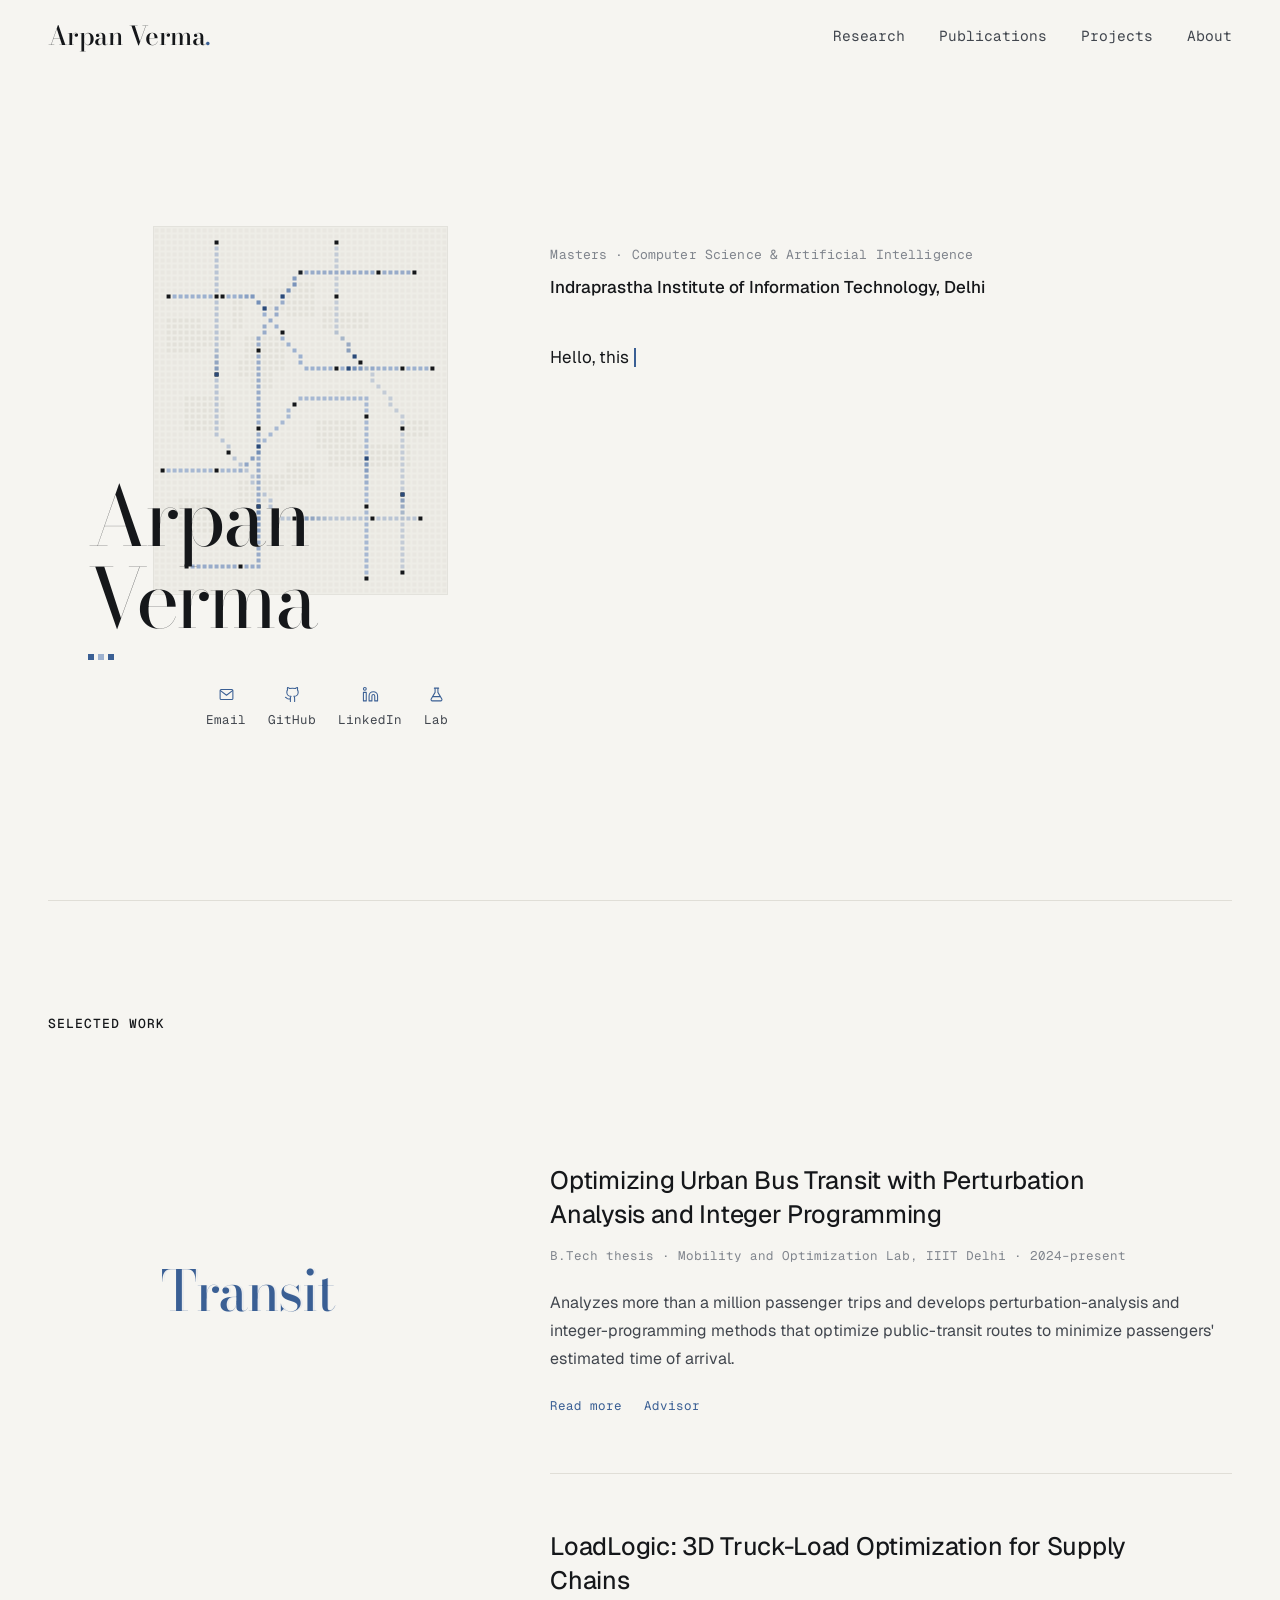
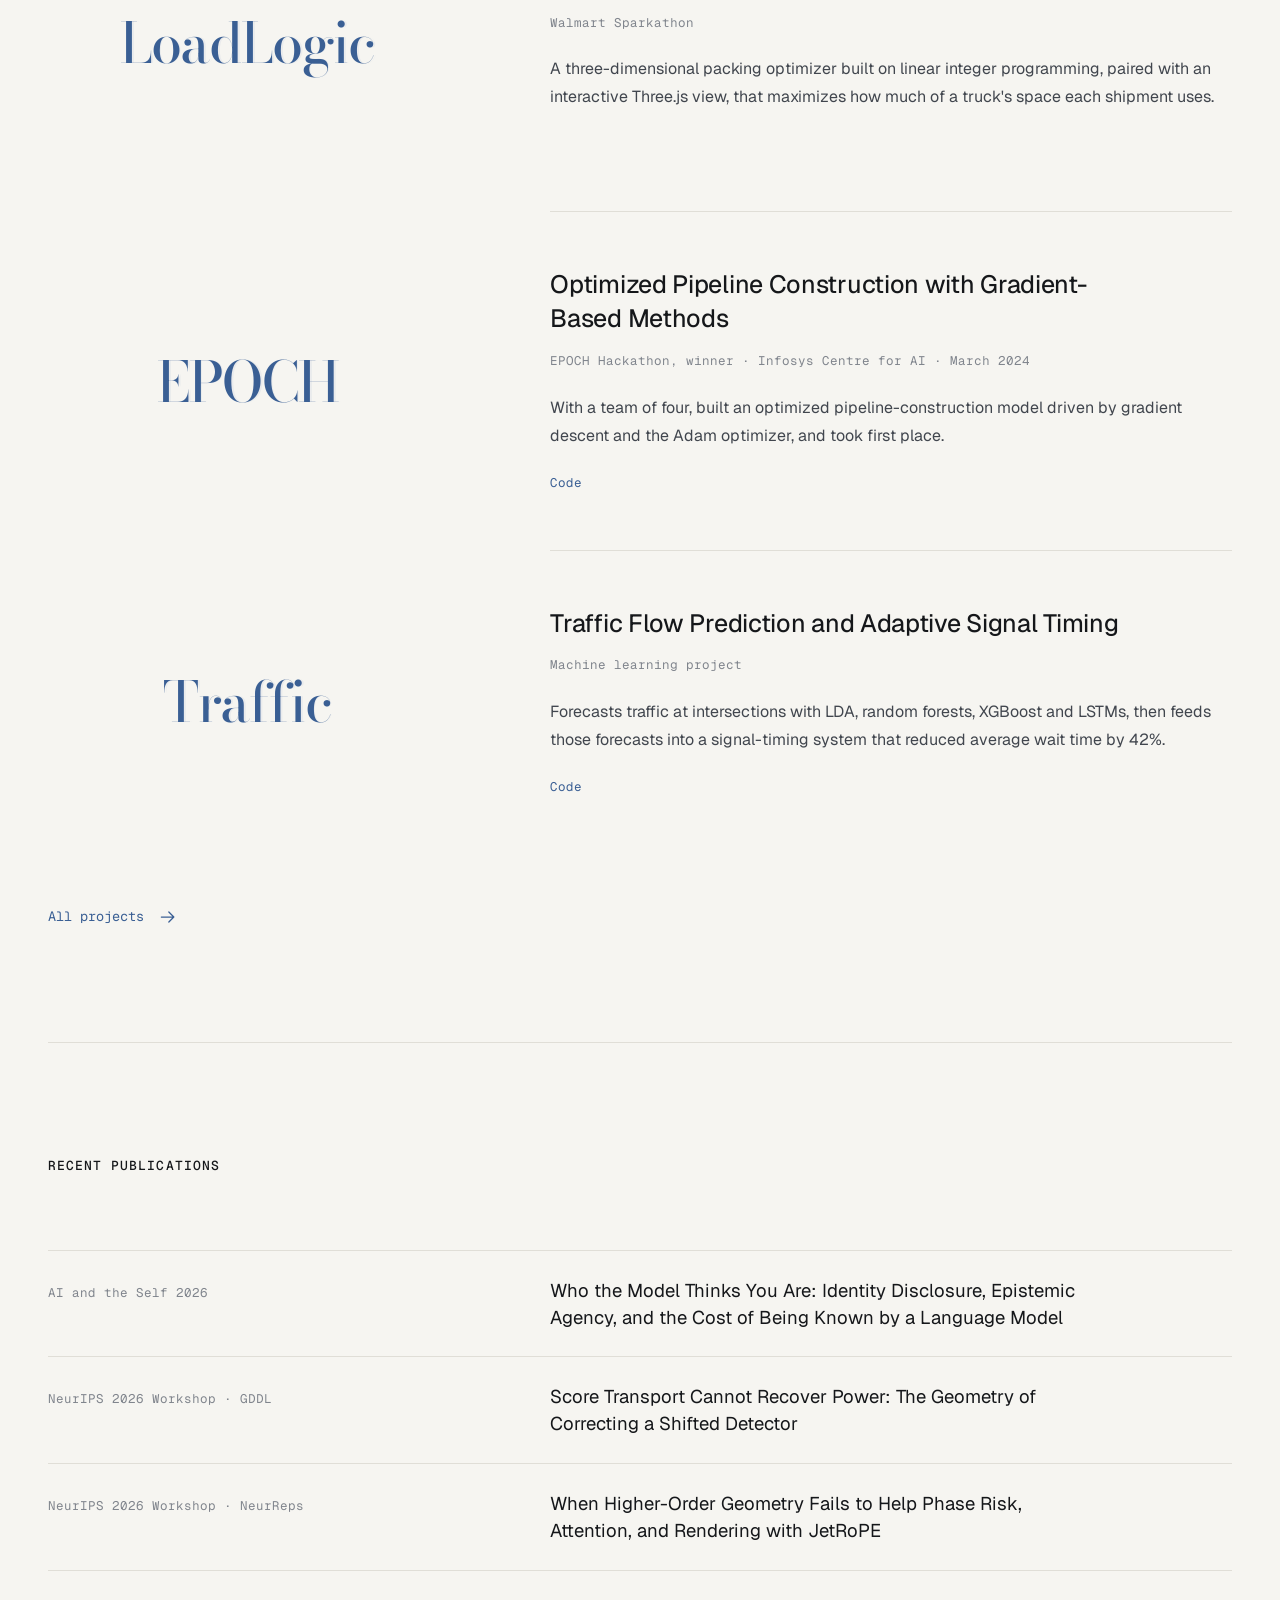
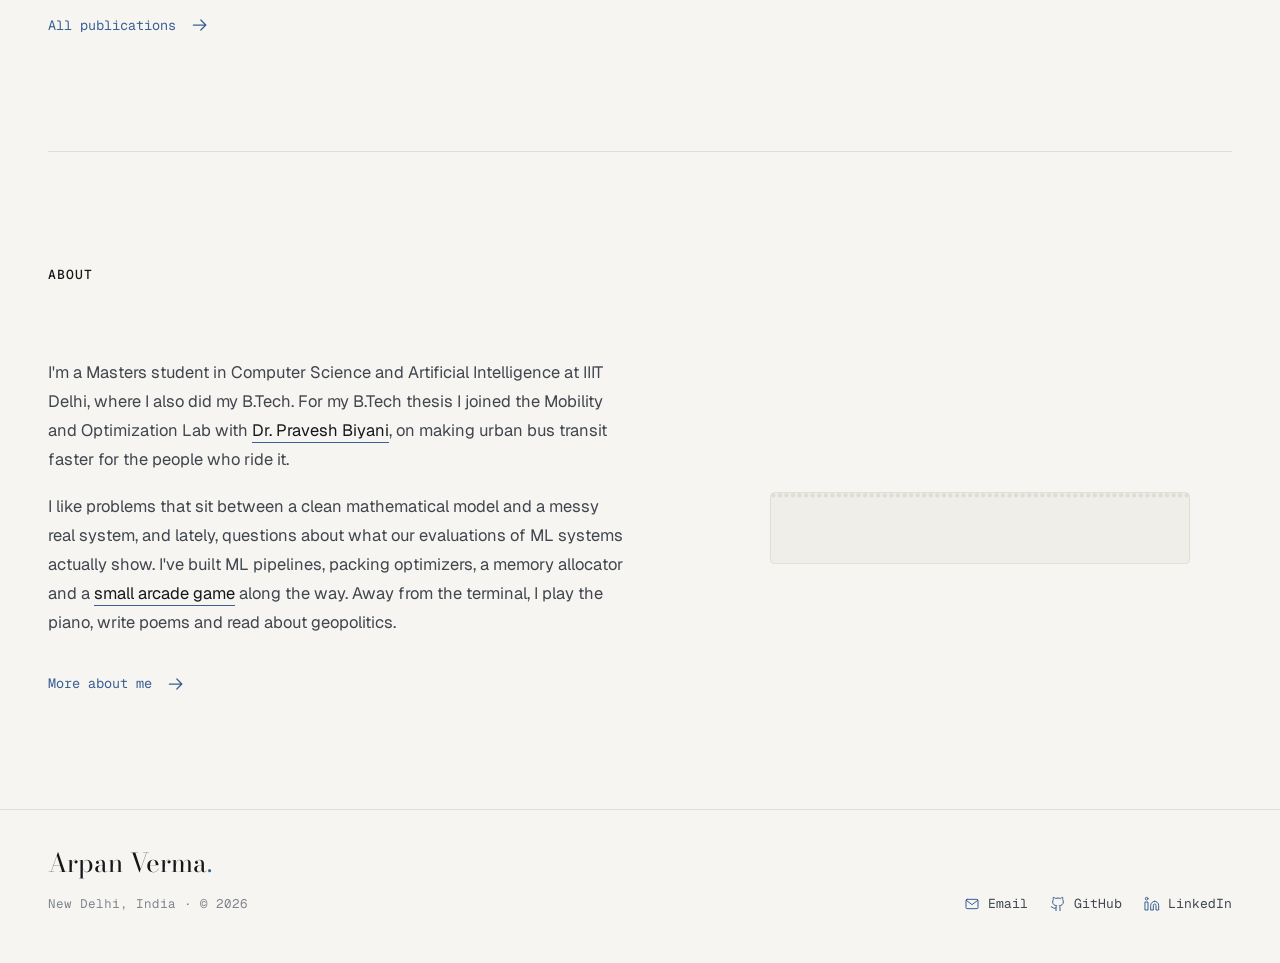
<file: index.html>
<!doctype html>
<html lang="en">
<head>
  <meta charset="utf-8">
  <meta name="viewport" content="width=device-width, initial-scale=1">
  <title>Arpan Verma — Optimization &amp; Machine Learning</title>
  <meta name="description" content="Arpan Verma is a Masters student in Computer Science and AI at IIIT Delhi working on optimization, machine learning and the validity of ML evaluations.">
  <meta name="theme-color" content="#f6f5f1">
  <meta property="og:type" content="website">
  <meta property="og:title" content="Arpan Verma — Optimization &amp; Machine Learning">
  <meta property="og:description" content="Optimization and machine learning for urban transit and logistics.">
  <meta property="og:url" content="https://arpanverma001.github.io/">
  <link rel="canonical" href="https://arpanverma001.github.io/">
  <link rel="icon" href="/favicon.svg" type="image/svg+xml">
  <link rel="preconnect" href="https://fonts.googleapis.com">
  <link rel="preconnect" href="https://fonts.gstatic.com" crossorigin>
  <link rel="stylesheet" href="https://fonts.googleapis.com/css2?family=Bodoni+Moda:opsz,wght@6..96,400..600&family=Geist:wght@300..700&family=Geist+Mono:wght@400..600&display=swap">
  <link rel="stylesheet" href="/assets/css/site.css">
  <script>
    (() => {
      const r = document.documentElement;
      r.classList.add('js');
      let seen = false;
      try { seen = sessionStorage.getItem('av-opened') === '1'; } catch {}
      if (seen || matchMedia('(prefers-reduced-motion: reduce)').matches) return;
      r.classList.add('opening');
      try { if (document.referrer && new URL(document.referrer).origin === location.origin) r.classList.add('keep-header'); } catch {}
      setTimeout(() => r.classList.remove('opening'), 9000);
    })();
  </script>
</head>
<body>
  <svg width="0" height="0" style="position:absolute" aria-hidden="true">
    <symbol id="i-mail" viewBox="0 0 24 24"><rect x="3" y="5" width="18" height="14" rx="1.5"/><path d="m3.5 6.5 8.5 6.5 8.5-6.5"/></symbol>
    <symbol id="i-github" viewBox="0 0 24 24"><path d="M15 22v-4a4.8 4.8 0 0 0-1-3.5c3 0 6-2 6-5.5.08-1.25-.27-2.48-1-3.5.28-1.15.28-2.35 0-3.5 0 0-1 0-3 1.5-2.64-.5-5.36-.5-8 0C6 2 5 2 5 2c-.3 1.15-.3 2.35 0 3.5A5.4 5.4 0 0 0 4 9c0 3.5 3 5.5 6 5.5-.39.49-.68 1.05-.85 1.65-.17.6-.22 1.23-.15 1.85v4"/><path d="M9 18c-4.51 2-5-2-7-2"/></symbol>
    <symbol id="i-linkedin" viewBox="0 0 24 24"><path d="M16 8a6 6 0 0 1 6 6v7h-4v-7a2 2 0 0 0-4 0v7h-4v-7a6 6 0 0 1 6-6z"/><rect x="2" y="9" width="4" height="12"/><circle cx="4" cy="4" r="2"/></symbol>
    <symbol id="i-lab" viewBox="0 0 24 24"><path d="M9 3h6M10 3v6l-5.5 9.5A1.7 1.7 0 0 0 6 21h12a1.7 1.7 0 0 0 1.5-2.5L14 9V3"/><path d="M7.5 15h9"/></symbol>
    <symbol id="i-arrow" viewBox="0 0 24 24"><path d="M4 12h15M13 6l6 6-6 6"/></symbol>
  </svg>

  <a class="skip-link" href="#main">Skip to content</a>

  <header class="site-header">
    <div class="container header-inner">
      <a class="site-mark" href="/" aria-label="Arpan Verma, home">Arpan Verma<span class="dot">.</span></a>
      <nav class="site-nav" aria-label="Primary">
        <a href="/research/">Research</a>
        <a href="/publications/">Publications</a>
        <a href="/projects/">Projects</a>
        <a href="/about/">About</a>
      </nav>
    </div>
    <div class="scroll-progress" aria-hidden="true"></div>
  </header>

  <main id="main">
    <section class="hero container">
      <div class="hero-identity">
        <div class="plate">
          <canvas data-transit data-reveal aria-label="Animated pixel map of a bus network: buses travel between stops while routes re-optimize." role="img"></canvas>
        </div>
        <h1 class="hero-name">
          <span class="name-line"><span class="name-text">Arpan</span></span>
          <span class="name-line"><span class="name-text">Verma</span></span>
        </h1>
        <div class="name-marks" aria-hidden="true"><i></i><i></i><i></i></div>
        <ul class="contacts" data-opening-part="contacts">
          <li><a href="mailto:arpan22105@iiitd.ac.in" style="--i:0"><svg class="icon"><use href="#i-mail"/></svg>Email</a></li>
          <li><a href="https://github.com/ARPANVERMA001" style="--i:1"><svg class="icon"><use href="#i-github"/></svg>GitHub</a></li>
          <li><a href="https://www.linkedin.com/in/arpvr/" style="--i:2"><svg class="icon"><use href="#i-linkedin"/></svg>LinkedIn</a></li>
          <li><a href="https://www.iiitd.ac.in/praveshb" style="--i:3"><svg class="icon"><use href="#i-lab"/></svg>Lab</a></li>
        </ul>
      </div>

      <div class="hero-copy">
        <p class="eyebrow" data-opening-part="eyebrow">Masters · Computer Science &amp; Artificial Intelligence</p>
        <p class="affil" data-opening-part="eyebrow">Indraprastha Institute of Information Technology, Delhi</p>
        <p class="greeting" data-opening-part="greeting">Hello, this is Arpan Verma, a computer science graduate student.</p>
        <p class="bio" data-opening-part="bio">I work where mathematical optimization meets machine learning, building methods that make real systems, from city bus networks to supply-chain logistics, run faster and use less.</p>

        <ul class="sr-only">
          <li>Integer programming</li>
          <li>Machine learning</li>
          <li>Urban mobility</li>
        </ul>
        <div class="lanes" aria-hidden="true">
          <div class="lanes-layer">
            <div class="lane" data-opening-part="lane"><div class="lane-track" style="--dur:46s"><span>Integer programming</span><span>Integer programming</span><span>Integer programming</span><span>Integer programming</span></div></div>
            <div class="lane" data-opening-part="lane"><div class="lane-track" style="--dur:38s;--dir:reverse"><span>Machine learning</span><span>Machine learning</span><span>Machine learning</span><span>Machine learning</span><span>Machine learning</span></div></div>
            <div class="lane" data-opening-part="lane"><div class="lane-track" style="--dur:54s"><span>Urban mobility</span><span>Urban mobility</span><span>Urban mobility</span><span>Urban mobility</span><span>Urban mobility</span></div></div>
          </div>
        </div>

        <a class="action" href="/research/" data-opening-part="action">View research <svg class="icon"><use href="#i-arrow"/></svg></a>
      </div>
    </section>

    <section class="section container" aria-labelledby="work-title">
      <div class="section-head" data-arrive><h2 class="kicker" id="work-title">Selected work</h2></div>

      <article class="work" data-project>
        <div class="work-plate"><div class="wordmark" data-wordmark aria-hidden="true"><span class="wm-glyphs"><span class="wm-face">Transit</span><span class="wm-echo">Transit</span></span></div></div>
        <div class="work-body">
          <h3 data-arrive>Optimizing Urban Bus Transit with Perturbation Analysis and Integer Programming</h3>
          <p class="meta" data-arrive>B.Tech thesis · Mobility and Optimization Lab, IIIT Delhi · 2024–present</p>
          <p class="desc" data-arrive>Analyzes more than a million passenger trips and develops perturbation-analysis and integer-programming methods that optimize public-transit routes to minimize passengers' estimated time of arrival.</p>
          <div class="work-links" data-arrive><a href="/research/#transit">Read more</a><a href="https://www.iiitd.ac.in/praveshb">Advisor</a></div>
        </div>
      </article>

      <article class="work" data-project>
        <div class="work-plate"><div class="wordmark" data-wordmark aria-hidden="true"><span class="wm-glyphs"><span class="wm-face">LoadLogic</span><span class="wm-echo">LoadLogic</span></span></div></div>
        <div class="work-body">
          <h3 data-arrive>LoadLogic: 3D Truck-Load Optimization for Supply Chains</h3>
          <p class="meta" data-arrive>Walmart Sparkathon</p>
          <p class="desc" data-arrive>A three-dimensional packing optimizer built on linear integer programming, paired with an interactive Three.js view, that maximizes how much of a truck's space each shipment uses.</p>
          <div class="work-links" data-arrive><a href="https://youtu.be/cB94LV6fMFc">Demo video</a><a href="/research/#packing">Read more</a></div>
        </div>
      </article>

      <article class="work" data-project>
        <div class="work-plate"><div class="wordmark" data-wordmark aria-hidden="true"><span class="wm-glyphs"><span class="wm-face">EPOCH</span><span class="wm-echo">EPOCH</span></span></div></div>
        <div class="work-body">
          <h3 data-arrive>Optimized Pipeline Construction with Gradient-Based Methods</h3>
          <p class="meta" data-arrive>EPOCH Hackathon, winner · Infosys Centre for AI · March 2024</p>
          <p class="desc" data-arrive>With a team of four, built an optimized pipeline-construction model driven by gradient descent and the Adam optimizer, and took first place.</p>
          <div class="work-links" data-arrive><a href="https://github.com/ARPANVERMA001/EpochHackathon">Code</a></div>
        </div>
      </article>

      <article class="work" data-project>
        <div class="work-plate"><div class="wordmark" data-wordmark aria-hidden="true"><span class="wm-glyphs"><span class="wm-face">Traffic</span><span class="wm-echo">Traffic</span></span></div></div>
        <div class="work-body">
          <h3 data-arrive>Traffic Flow Prediction and Adaptive Signal Timing</h3>
          <p class="meta" data-arrive>Machine learning project</p>
          <p class="desc" data-arrive>Forecasts traffic at intersections with LDA, random forests, XGBoost and LSTMs, then feeds those forecasts into a signal-timing system that reduced average wait time by 42%.</p>
          <div class="work-links" data-arrive><a href="https://github.com/ARPANVERMA001/Traffic-Prediction-and-Management">Code</a></div>
        </div>
      </article>

      <div data-arrive style="margin-top:48px"><a class="action" href="/projects/">All projects <svg class="icon"><use href="#i-arrow"/></svg></a></div>
    </section>

    <section class="section container" aria-labelledby="pubs-title">
      <div class="section-head" data-arrive><h2 class="kicker" id="pubs-title">Recent publications</h2></div>
      <ul class="pub-mini">
        <li data-arrive><a href="/publications/"><span class="meta">AI and the Self 2026</span><span class="title">Who the Model Thinks You Are: Identity Disclosure, Epistemic Agency, and the Cost of Being Known by a Language Model</span><svg class="icon"><use href="#i-arrow"/></svg></a></li>
        <li data-arrive><a href="/publications/"><span class="meta">NeurIPS 2026 Workshop · GDDL</span><span class="title">Score Transport Cannot Recover Power: The Geometry of Correcting a Shifted Detector</span><svg class="icon"><use href="#i-arrow"/></svg></a></li>
        <li data-arrive><a href="/publications/"><span class="meta">NeurIPS 2026 Workshop · NeurReps</span><span class="title">When Higher-Order Geometry Fails to Help Phase Risk, Attention, and Rendering with JetRoPE</span><svg class="icon"><use href="#i-arrow"/></svg></a></li>
      </ul>
      <div data-arrive style="margin-top:40px"><a class="action" href="/publications/">All publications <svg class="icon"><use href="#i-arrow"/></svg></a></div>
    </section>

    <section class="section container" aria-labelledby="about-title">
      <div class="section-head" data-arrive><h2 class="kicker" id="about-title">About</h2></div>
      <div class="about-split">
        <div>
          <div class="prose">
            <p data-arrive>I'm a Masters student in Computer Science and Artificial Intelligence at IIIT Delhi, where I also did my B.Tech. For my B.Tech thesis I joined the Mobility and Optimization Lab with <a href="https://www.iiitd.ac.in/praveshb">Dr. Pravesh Biyani</a>, on making urban bus transit faster for the people who ride it.</p>
            <p data-arrive>I like problems that sit between a clean mathematical model and a messy real system, and lately, questions about what our evaluations of ML systems actually show. I've built ML pipelines, packing optimizers, a memory allocator and a <a href="/projects/">small arcade game</a> along the way. Away from the terminal, I play the piano, write poems and read about geopolitics.</p>
          </div>
          <div data-arrive><a class="action" href="/about/">More about me <svg class="icon"><use href="#i-arrow"/></svg></a></div>
        </div>
        <figure class="sign" data-arrive="side">
          <canvas data-sign="Optimization · Machine learning · Urban mobility · " data-cols="64" role="img" aria-label="Dot-matrix sign scrolling: Optimization, Machine learning, Urban mobility."></canvas>
        </figure>
      </div>
    </section>
  </main>

  <footer class="site-footer">
    <div class="container footer-inner">
      <div>
        <a class="footer-mark" href="/">Arpan Verma<span class="dot">.</span></a>
        <p class="meta">New Delhi, India · © 2026</p>
      </div>
      <nav class="footer-links" aria-label="Contact">
        <a href="mailto:arpan22105@iiitd.ac.in"><svg class="icon"><use href="#i-mail"/></svg>Email</a>
        <a href="https://github.com/ARPANVERMA001"><svg class="icon"><use href="#i-github"/></svg>GitHub</a>
        <a href="https://www.linkedin.com/in/arpvr/"><svg class="icon"><use href="#i-linkedin"/></svg>LinkedIn</a>
      </nav>
    </div>
  </footer>

  <script type="module" src="/assets/js/site.js"></script>
  <script type="module" src="/assets/js/home.js"></script>
</body>
</html>
</file>
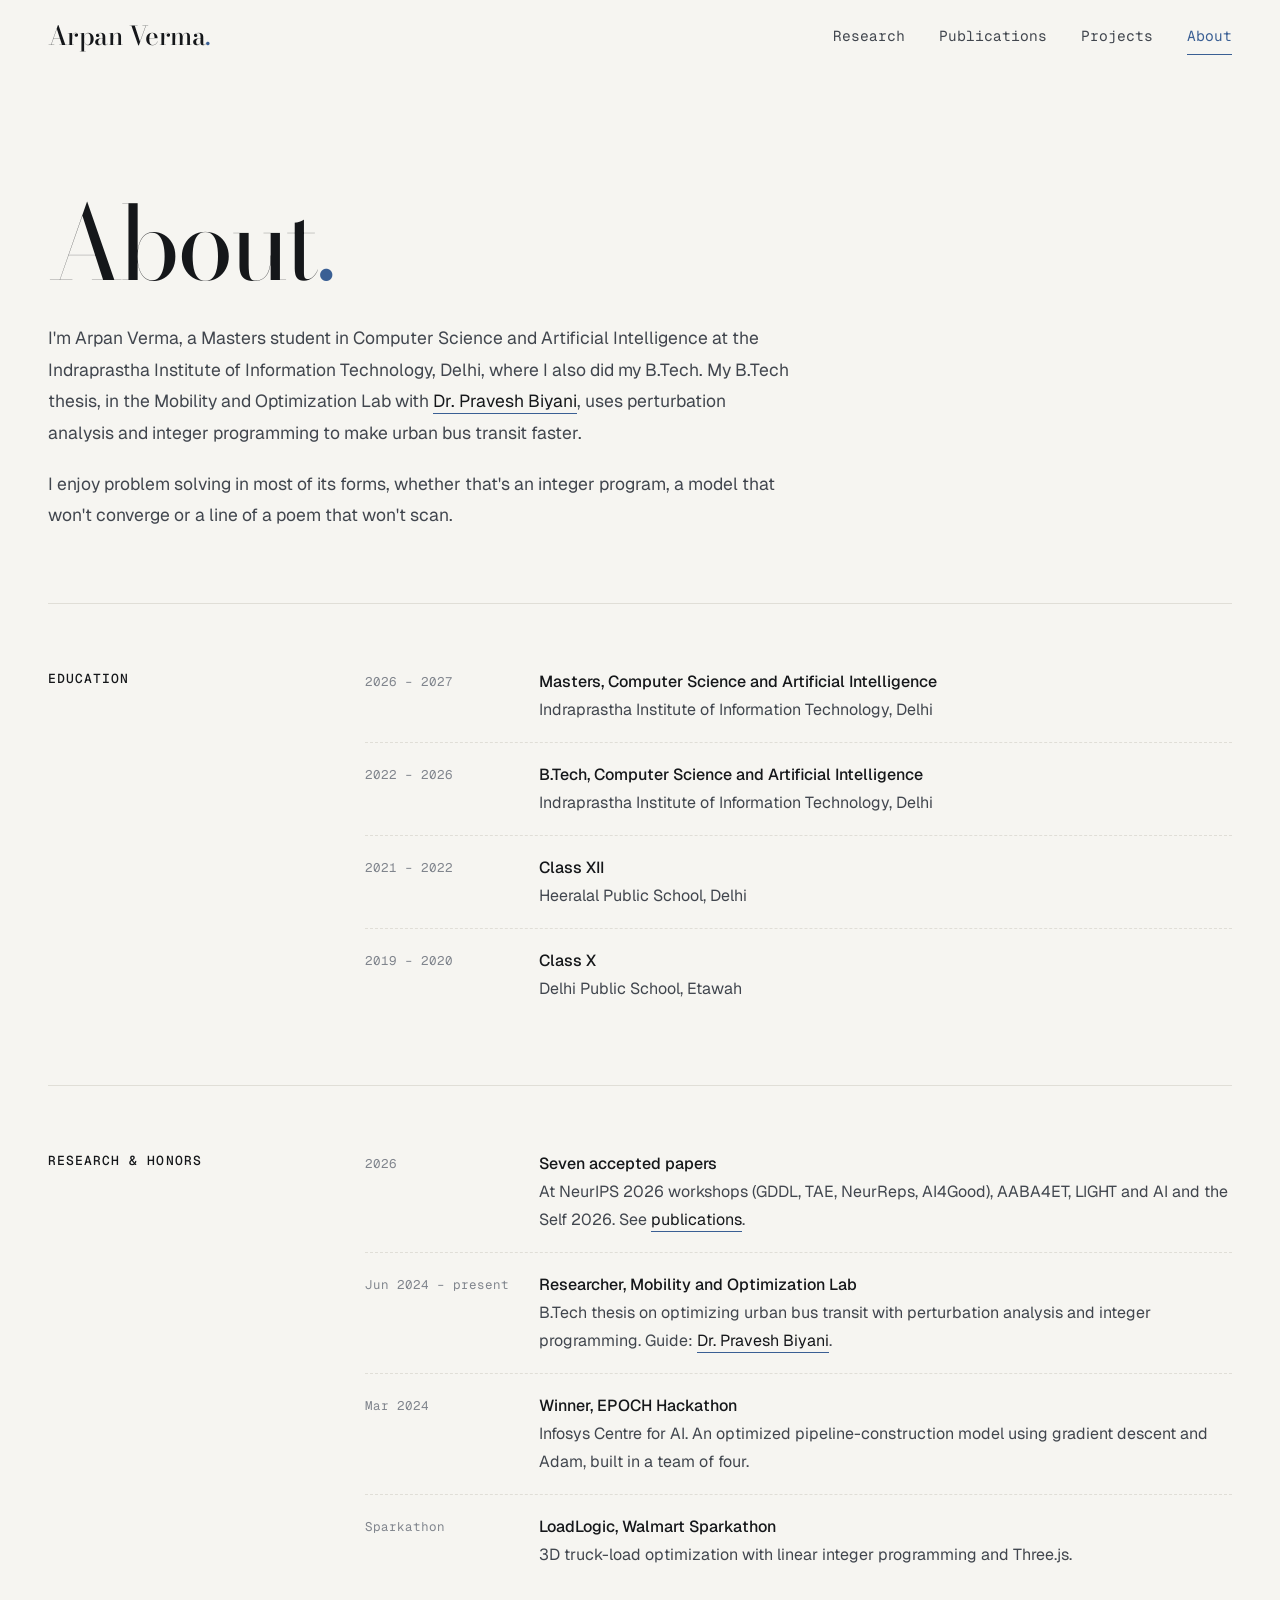
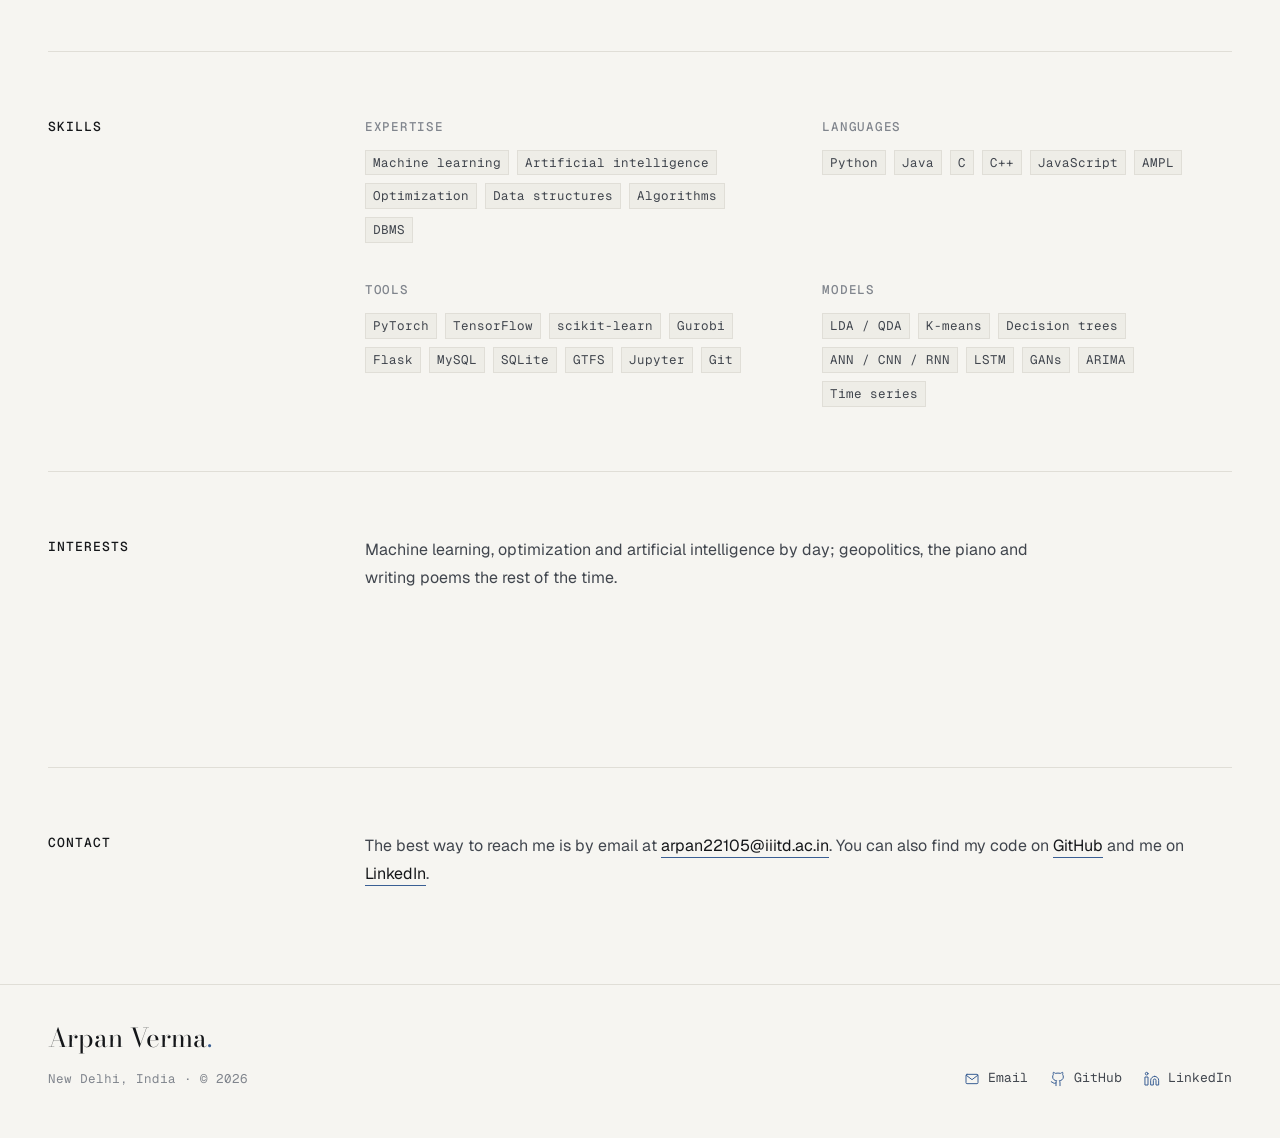
<file: about/index.html>
<!doctype html>
<html lang="en">
<head>
  <meta charset="utf-8">
  <meta name="viewport" content="width=device-width, initial-scale=1">
  <title>About — Arpan Verma</title>
  <meta name="description" content="About Arpan Verma: education, research experience, skills and interests.">
  <meta name="theme-color" content="#f6f5f1">
  <link rel="canonical" href="https://arpanverma001.github.io/about/">
  <link rel="icon" href="/favicon.svg" type="image/svg+xml">
  <link rel="preconnect" href="https://fonts.googleapis.com">
  <link rel="preconnect" href="https://fonts.gstatic.com" crossorigin>
  <link rel="stylesheet" href="https://fonts.googleapis.com/css2?family=Bodoni+Moda:opsz,wght@6..96,400..600&family=Geist:wght@300..700&family=Geist+Mono:wght@400..600&display=swap">
  <link rel="stylesheet" href="/assets/css/site.css">
  <script>document.documentElement.classList.add('js');</script>
</head>
<body>
  <svg width="0" height="0" style="position:absolute" aria-hidden="true">
    <symbol id="i-mail" viewBox="0 0 24 24"><rect x="3" y="5" width="18" height="14" rx="1.5"/><path d="m3.5 6.5 8.5 6.5 8.5-6.5"/></symbol>
    <symbol id="i-github" viewBox="0 0 24 24"><path d="M15 22v-4a4.8 4.8 0 0 0-1-3.5c3 0 6-2 6-5.5.08-1.25-.27-2.48-1-3.5.28-1.15.28-2.35 0-3.5 0 0-1 0-3 1.5-2.64-.5-5.36-.5-8 0C6 2 5 2 5 2c-.3 1.15-.3 2.35 0 3.5A5.4 5.4 0 0 0 4 9c0 3.5 3 5.5 6 5.5-.39.49-.68 1.05-.85 1.65-.17.6-.22 1.23-.15 1.85v4"/><path d="M9 18c-4.51 2-5-2-7-2"/></symbol>
    <symbol id="i-linkedin" viewBox="0 0 24 24"><path d="M16 8a6 6 0 0 1 6 6v7h-4v-7a2 2 0 0 0-4 0v7h-4v-7a6 6 0 0 1 6-6z"/><rect x="2" y="9" width="4" height="12"/><circle cx="4" cy="4" r="2"/></symbol>
  </svg>

  <a class="skip-link" href="#main">Skip to content</a>

  <header class="site-header">
    <div class="container header-inner">
      <a class="site-mark" href="/" aria-label="Arpan Verma, home">Arpan Verma<span class="dot">.</span></a>
      <nav class="site-nav" aria-label="Primary">
        <a href="/research/">Research</a>
        <a href="/publications/">Publications</a>
        <a href="/projects/">Projects</a>
        <a href="/about/" aria-current="page">About</a>
      </nav>
    </div>
    <div class="scroll-progress" aria-hidden="true"></div>
  </header>

  <main id="main" class="container">
    <div class="page-head">
      <h1 class="page-title">About<span class="dot">.</span></h1>
      <div class="page-lede prose" data-arrive>
        <p>I'm Arpan Verma, a Masters student in Computer Science and Artificial Intelligence at the Indraprastha Institute of Information Technology, Delhi, where I also did my B.Tech. My B.Tech thesis, in the Mobility and Optimization Lab with <a href="https://www.iiitd.ac.in/praveshb">Dr. Pravesh Biyani</a>, uses perturbation analysis and integer programming to make urban bus transit faster.</p>
        <p>I enjoy problem solving in most of its forms, whether that's an integer program, a model that won't converge or a line of a poem that won't scan.</p>
      </div>
    </div>

    <section class="about-grid" aria-labelledby="edu-title">
      <h2 class="kicker" id="edu-title" data-arrive>Education</h2>
      <ul class="timeline">
        <li data-arrive><span class="when">2026 – 2027</span><div><strong>Masters, Computer Science and Artificial Intelligence</strong>Indraprastha Institute of Information Technology, Delhi</div></li>
        <li data-arrive><span class="when">2022 – 2026</span><div><strong>B.Tech, Computer Science and Artificial Intelligence</strong>Indraprastha Institute of Information Technology, Delhi</div></li>
        <li data-arrive><span class="when">2021 – 2022</span><div><strong>Class XII</strong>Heeralal Public School, Delhi</div></li>
        <li data-arrive><span class="when">2019 – 2020</span><div><strong>Class X</strong>Delhi Public School, Etawah</div></li>
      </ul>
    </section>

    <section class="about-grid" aria-labelledby="exp-title">
      <h2 class="kicker" id="exp-title" data-arrive>Research &amp; honors</h2>
      <ul class="timeline">
        <li data-arrive><span class="when">2026</span><div><strong>Seven accepted papers</strong>At NeurIPS 2026 workshops (GDDL, TAE, NeurReps, AI4Good), AABA4ET, LIGHT and AI and the Self 2026. See <a class="inline-link" href="/publications/">publications</a>.</div></li>
        <li data-arrive><span class="when">Jun 2024 – present</span><div><strong>Researcher, Mobility and Optimization Lab</strong>B.Tech thesis on optimizing urban bus transit with perturbation analysis and integer programming. Guide: <a class="inline-link" href="https://www.iiitd.ac.in/praveshb">Dr. Pravesh Biyani</a>.</div></li>
        <li data-arrive><span class="when">Mar 2024</span><div><strong>Winner, EPOCH Hackathon</strong>Infosys Centre for AI. An optimized pipeline-construction model using gradient descent and Adam, built in a team of four.</div></li>
        <li data-arrive><span class="when">Sparkathon</span><div><strong>LoadLogic, Walmart Sparkathon</strong>3D truck-load optimization with linear integer programming and Three.js.</div></li>
      </ul>
    </section>

    <section class="about-grid" aria-labelledby="skills-title">
      <h2 class="kicker" id="skills-title" data-arrive>Skills</h2>
      <div class="skills">
        <div data-arrive>
          <h3>Expertise</h3>
          <div class="tags"><span>Machine learning</span><span>Artificial intelligence</span><span>Optimization</span><span>Data structures</span><span>Algorithms</span><span>DBMS</span></div>
        </div>
        <div data-arrive>
          <h3>Languages</h3>
          <div class="tags"><span>Python</span><span>Java</span><span>C</span><span>C++</span><span>JavaScript</span><span>AMPL</span></div>
        </div>
        <div data-arrive>
          <h3>Tools</h3>
          <div class="tags"><span>PyTorch</span><span>TensorFlow</span><span>scikit-learn</span><span>Gurobi</span><span>Flask</span><span>MySQL</span><span>SQLite</span><span>GTFS</span><span>Jupyter</span><span>Git</span></div>
        </div>
        <div data-arrive>
          <h3>Models</h3>
          <div class="tags"><span>LDA / QDA</span><span>K-means</span><span>Decision trees</span><span>ANN / CNN / RNN</span><span>LSTM</span><span>GANs</span><span>ARIMA</span><span>Time series</span></div>
        </div>
      </div>
    </section>

    <section class="about-grid" aria-labelledby="interests-title">
      <h2 class="kicker" id="interests-title" data-arrive>Interests</h2>
      <div>
        <p data-arrive style="max-width:62ch">Machine learning, optimization and artificial intelligence by day; geopolitics, the piano and writing poems the rest of the time.</p>
        <figure class="sign" data-arrive style="margin:40px 0 0;justify-self:start;max-width:520px">
          <canvas data-sign="Piano · Poems · Geopolitics · Problem solving · " data-cols="80" role="img" aria-label="Dot-matrix sign scrolling: Piano, Poems, Geopolitics, Problem solving."></canvas>
        </figure>
      </div>
    </section>

    <section class="about-grid" aria-labelledby="contact-title" style="padding-bottom:96px">
      <h2 class="kicker" id="contact-title" data-arrive>Contact</h2>
      <div class="prose" data-arrive>
        <p>The best way to reach me is by email at <a href="mailto:arpan22105@iiitd.ac.in">arpan22105@iiitd.ac.in</a>. You can also find my code on <a href="https://github.com/ARPANVERMA001">GitHub</a> and me on <a href="https://www.linkedin.com/in/arpvr/">LinkedIn</a>.</p>
      </div>
    </section>
  </main>

  <footer class="site-footer">
    <div class="container footer-inner">
      <div>
        <a class="footer-mark" href="/">Arpan Verma<span class="dot">.</span></a>
        <p class="meta">New Delhi, India · © 2026</p>
      </div>
      <nav class="footer-links" aria-label="Contact">
        <a href="mailto:arpan22105@iiitd.ac.in"><svg class="icon"><use href="#i-mail"/></svg>Email</a>
        <a href="https://github.com/ARPANVERMA001"><svg class="icon"><use href="#i-github"/></svg>GitHub</a>
        <a href="https://www.linkedin.com/in/arpvr/"><svg class="icon"><use href="#i-linkedin"/></svg>LinkedIn</a>
      </nav>
    </div>
  </footer>

  <script type="module" src="/assets/js/site.js"></script>
</body>
</html>
</file>
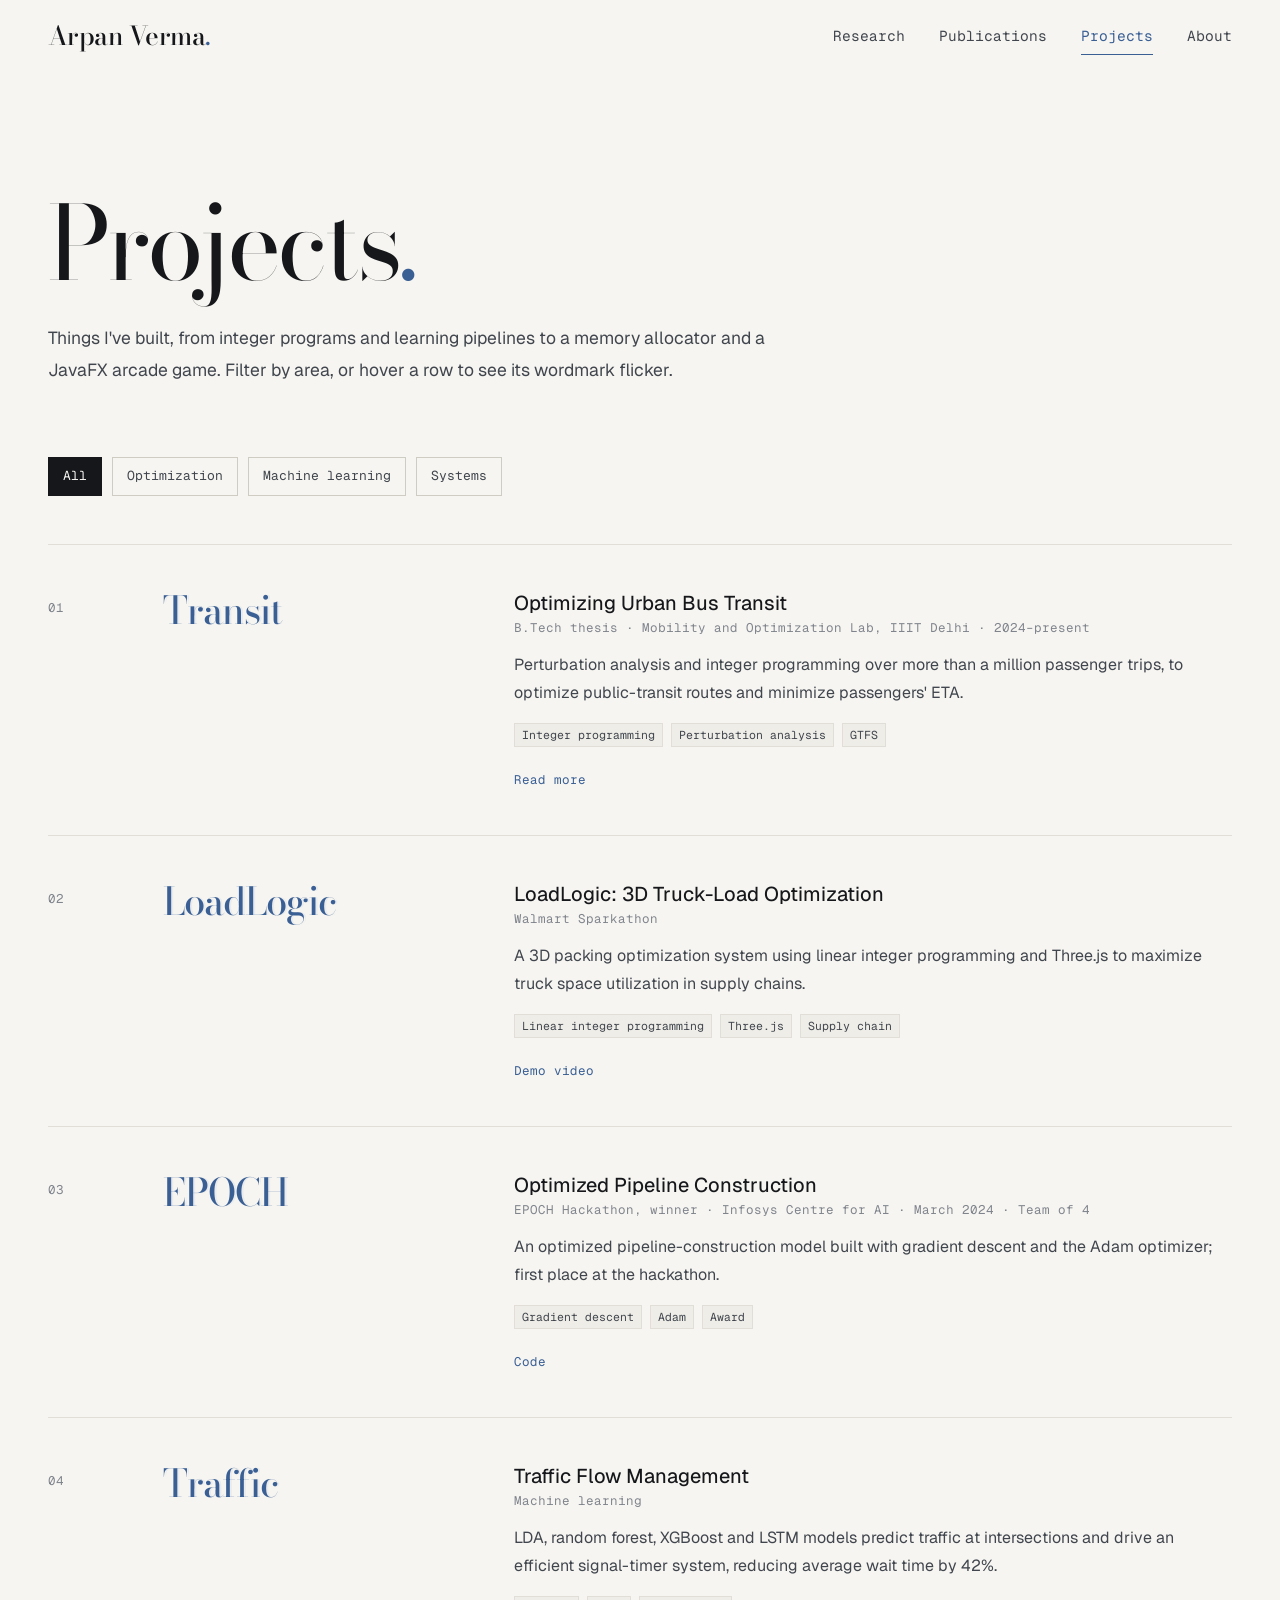
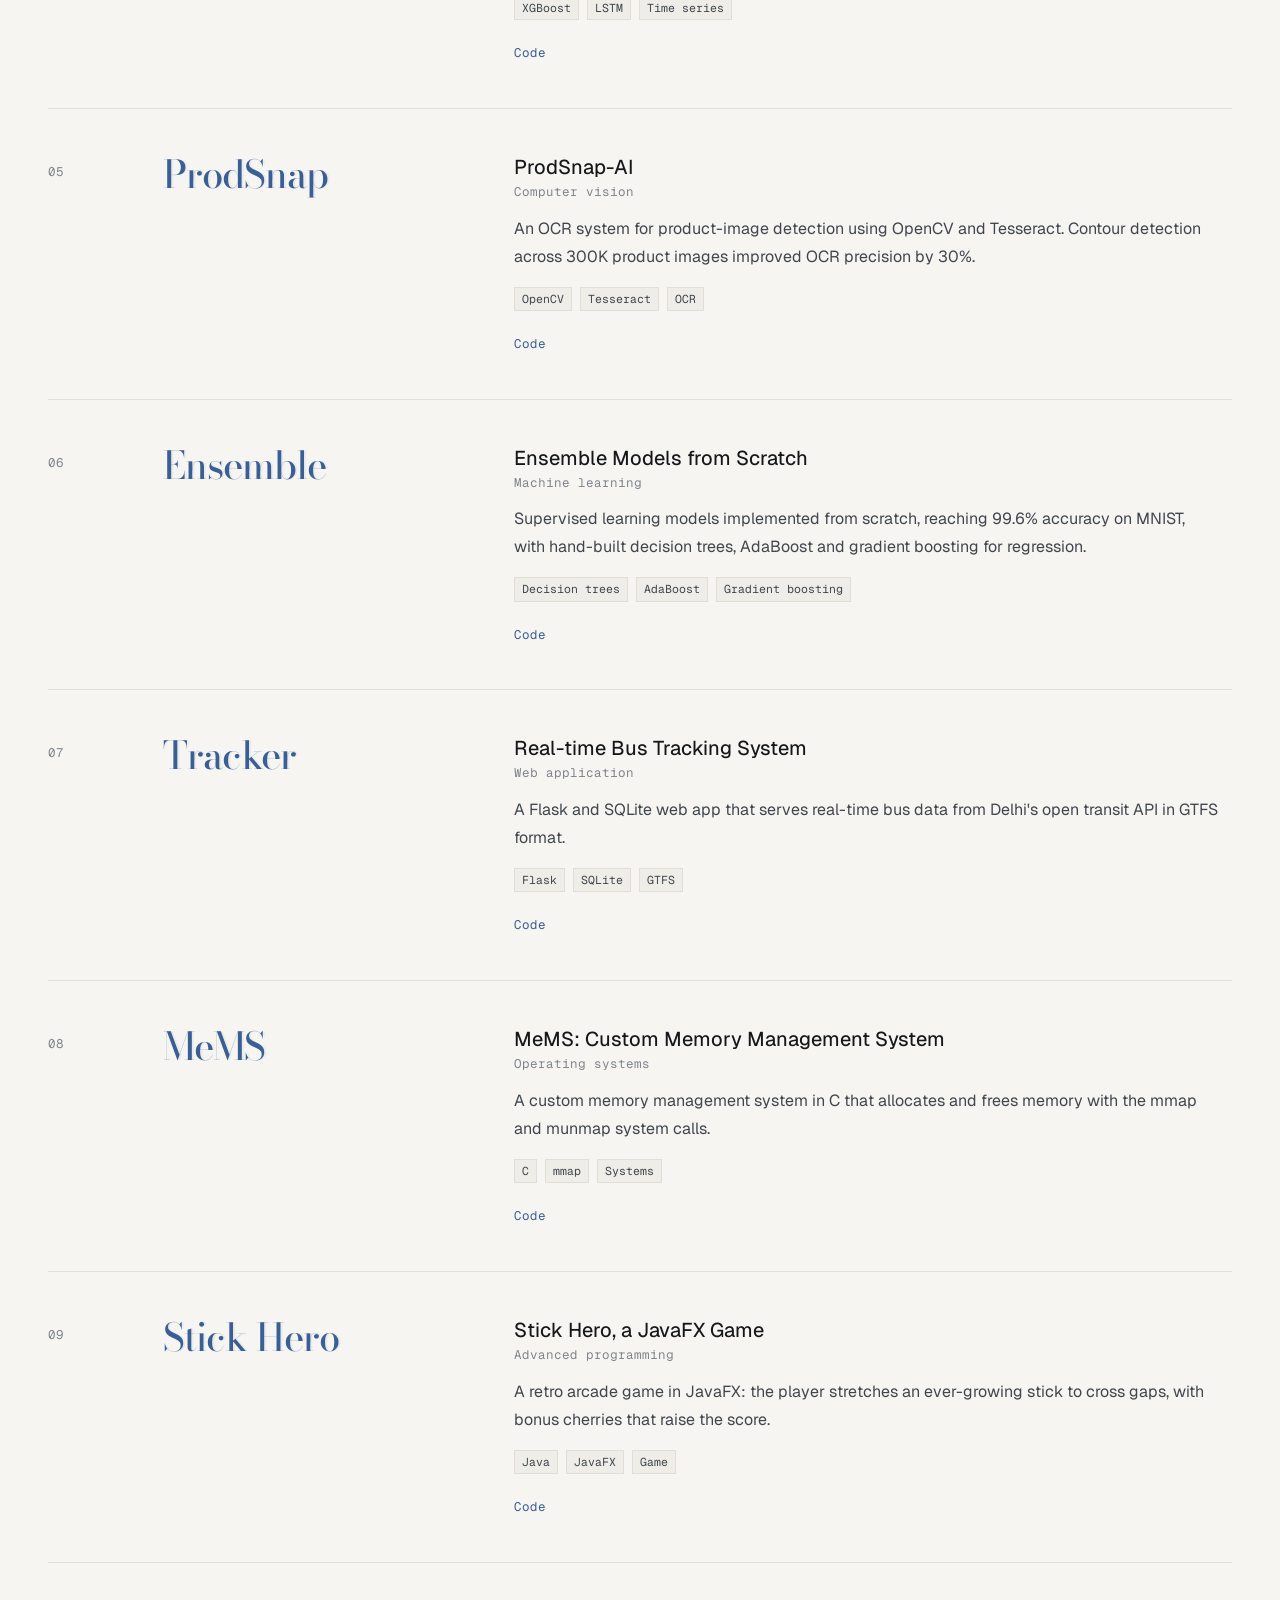
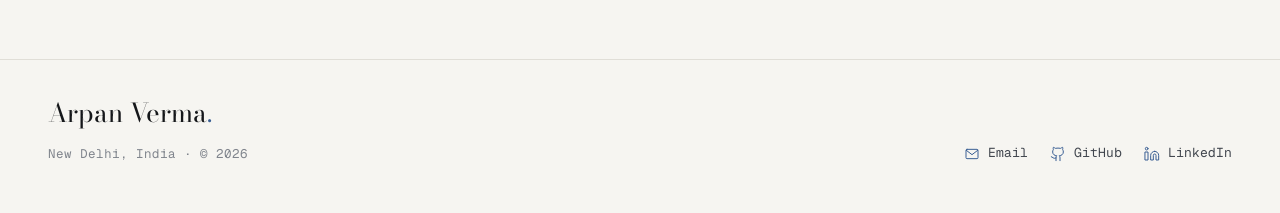
<file: projects/index.html>
<!doctype html>
<html lang="en">
<head>
  <meta charset="utf-8">
  <meta name="viewport" content="width=device-width, initial-scale=1">
  <title>Projects — Arpan Verma</title>
  <meta name="description" content="Projects by Arpan Verma in optimization, machine learning and systems.">
  <meta name="theme-color" content="#f6f5f1">
  <link rel="canonical" href="https://arpanverma001.github.io/projects/">
  <link rel="icon" href="/favicon.svg" type="image/svg+xml">
  <link rel="preconnect" href="https://fonts.googleapis.com">
  <link rel="preconnect" href="https://fonts.gstatic.com" crossorigin>
  <link rel="stylesheet" href="https://fonts.googleapis.com/css2?family=Bodoni+Moda:opsz,wght@6..96,400..600&family=Geist:wght@300..700&family=Geist+Mono:wght@400..600&display=swap">
  <link rel="stylesheet" href="/assets/css/site.css">
  <script>document.documentElement.classList.add('js');</script>
</head>
<body>
  <svg width="0" height="0" style="position:absolute" aria-hidden="true">
    <symbol id="i-mail" viewBox="0 0 24 24"><rect x="3" y="5" width="18" height="14" rx="1.5"/><path d="m3.5 6.5 8.5 6.5 8.5-6.5"/></symbol>
    <symbol id="i-github" viewBox="0 0 24 24"><path d="M15 22v-4a4.8 4.8 0 0 0-1-3.5c3 0 6-2 6-5.5.08-1.25-.27-2.48-1-3.5.28-1.15.28-2.35 0-3.5 0 0-1 0-3 1.5-2.64-.5-5.36-.5-8 0C6 2 5 2 5 2c-.3 1.15-.3 2.35 0 3.5A5.4 5.4 0 0 0 4 9c0 3.5 3 5.5 6 5.5-.39.49-.68 1.05-.85 1.65-.17.6-.22 1.23-.15 1.85v4"/><path d="M9 18c-4.51 2-5-2-7-2"/></symbol>
    <symbol id="i-linkedin" viewBox="0 0 24 24"><path d="M16 8a6 6 0 0 1 6 6v7h-4v-7a2 2 0 0 0-4 0v7h-4v-7a6 6 0 0 1 6-6z"/><rect x="2" y="9" width="4" height="12"/><circle cx="4" cy="4" r="2"/></symbol>
  </svg>

  <a class="skip-link" href="#main">Skip to content</a>

  <header class="site-header">
    <div class="container header-inner">
      <a class="site-mark" href="/" aria-label="Arpan Verma, home">Arpan Verma<span class="dot">.</span></a>
      <nav class="site-nav" aria-label="Primary">
        <a href="/research/">Research</a>
        <a href="/publications/">Publications</a>
        <a href="/projects/" aria-current="page">Projects</a>
        <a href="/about/">About</a>
      </nav>
    </div>
    <div class="scroll-progress" aria-hidden="true"></div>
  </header>

  <main id="main" class="container">
    <div class="page-head">
      <h1 class="page-title">Projects<span class="dot">.</span></h1>
      <p class="page-lede" data-arrive>Things I've built, from integer programs and learning pipelines to a memory allocator and a JavaFX arcade game. Filter by area, or hover a row to see its wordmark flicker.</p>
    </div>

    <div class="filters" role="group" aria-label="Filter projects" data-filters data-arrive>
      <button type="button" data-filter="all" aria-pressed="true">All</button>
      <button type="button" data-filter="opt" aria-pressed="false">Optimization</button>
      <button type="button" data-filter="ml" aria-pressed="false">Machine learning</button>
      <button type="button" data-filter="sys" aria-pressed="false">Systems</button>
    </div>

    <div class="project-list">
      <article class="project-row" data-project data-tags="opt">
        <span class="num">01</span>
        <div class="wordmark" data-wordmark aria-hidden="true"><span class="wm-glyphs"><span class="wm-face">Transit</span><span class="wm-echo">Transit</span></span></div>
        <div data-arrive>
          <h3>Optimizing Urban Bus Transit</h3>
          <p class="meta">B.Tech thesis · Mobility and Optimization Lab, IIIT Delhi · 2024–present</p>
          <p class="desc">Perturbation analysis and integer programming over more than a million passenger trips, to optimize public-transit routes and minimize passengers' ETA.</p>
          <div class="tags"><span>Integer programming</span><span>Perturbation analysis</span><span>GTFS</span></div>
          <div class="work-links"><a href="/research/#transit">Read more</a></div>
        </div>
      </article>

      <article class="project-row" data-project data-tags="opt">
        <span class="num">02</span>
        <div class="wordmark" data-wordmark aria-hidden="true"><span class="wm-glyphs"><span class="wm-face">LoadLogic</span><span class="wm-echo">LoadLogic</span></span></div>
        <div data-arrive>
          <h3>LoadLogic: 3D Truck-Load Optimization</h3>
          <p class="meta">Walmart Sparkathon</p>
          <p class="desc">A 3D packing optimization system using linear integer programming and Three.js to maximize truck space utilization in supply chains.</p>
          <div class="tags"><span>Linear integer programming</span><span>Three.js</span><span>Supply chain</span></div>
          <div class="work-links"><a href="https://youtu.be/cB94LV6fMFc">Demo video</a></div>
        </div>
      </article>

      <article class="project-row" data-project data-tags="opt ml">
        <span class="num">03</span>
        <div class="wordmark" data-wordmark aria-hidden="true"><span class="wm-glyphs"><span class="wm-face">EPOCH</span><span class="wm-echo">EPOCH</span></span></div>
        <div data-arrive>
          <h3>Optimized Pipeline Construction</h3>
          <p class="meta">EPOCH Hackathon, winner · Infosys Centre for AI · March 2024 · Team of 4</p>
          <p class="desc">An optimized pipeline-construction model built with gradient descent and the Adam optimizer; first place at the hackathon.</p>
          <div class="tags"><span>Gradient descent</span><span>Adam</span><span>Award</span></div>
          <div class="work-links"><a href="https://github.com/ARPANVERMA001/EpochHackathon">Code</a></div>
        </div>
      </article>

      <article class="project-row" data-project data-tags="ml">
        <span class="num">04</span>
        <div class="wordmark" data-wordmark aria-hidden="true"><span class="wm-glyphs"><span class="wm-face">Traffic</span><span class="wm-echo">Traffic</span></span></div>
        <div data-arrive>
          <h3>Traffic Flow Management</h3>
          <p class="meta">Machine learning</p>
          <p class="desc">LDA, random forest, XGBoost and LSTM models predict traffic at intersections and drive an efficient signal-timer system, reducing average wait time by 42%.</p>
          <div class="tags"><span>XGBoost</span><span>LSTM</span><span>Time series</span></div>
          <div class="work-links"><a href="https://github.com/ARPANVERMA001/Traffic-Prediction-and-Management">Code</a></div>
        </div>
      </article>

      <article class="project-row" data-project data-tags="ml">
        <span class="num">05</span>
        <div class="wordmark" data-wordmark aria-hidden="true"><span class="wm-glyphs"><span class="wm-face">ProdSnap</span><span class="wm-echo">ProdSnap</span></span></div>
        <div data-arrive>
          <h3>ProdSnap-AI</h3>
          <p class="meta">Computer vision</p>
          <p class="desc">An OCR system for product-image detection using OpenCV and Tesseract. Contour detection across 300K product images improved OCR precision by 30%.</p>
          <div class="tags"><span>OpenCV</span><span>Tesseract</span><span>OCR</span></div>
          <div class="work-links"><a href="https://github.com/ARPANVERMA001/ProdSnap-AI">Code</a></div>
        </div>
      </article>

      <article class="project-row" data-project data-tags="ml">
        <span class="num">06</span>
        <div class="wordmark" data-wordmark aria-hidden="true"><span class="wm-glyphs"><span class="wm-face">Ensemble</span><span class="wm-echo">Ensemble</span></span></div>
        <div data-arrive>
          <h3>Ensemble Models from Scratch</h3>
          <p class="meta">Machine learning</p>
          <p class="desc">Supervised learning models implemented from scratch, reaching 99.6% accuracy on MNIST, with hand-built decision trees, AdaBoost and gradient boosting for regression.</p>
          <div class="tags"><span>Decision trees</span><span>AdaBoost</span><span>Gradient boosting</span></div>
          <div class="work-links"><a href="https://github.com/ARPANVERMA001/Ensemble-Models">Code</a></div>
        </div>
      </article>

      <article class="project-row" data-project data-tags="sys">
        <span class="num">07</span>
        <div class="wordmark" data-wordmark aria-hidden="true"><span class="wm-glyphs"><span class="wm-face">Tracker</span><span class="wm-echo">Tracker</span></span></div>
        <div data-arrive>
          <h3>Real-time Bus Tracking System</h3>
          <p class="meta">Web application</p>
          <p class="desc">A Flask and SQLite web app that serves real-time bus data from Delhi's open transit API in GTFS format.</p>
          <div class="tags"><span>Flask</span><span>SQLite</span><span>GTFS</span></div>
          <div class="work-links"><a href="https://github.com/ARPANVERMA001/mini_proj">Code</a></div>
        </div>
      </article>

      <article class="project-row" data-project data-tags="sys">
        <span class="num">08</span>
        <div class="wordmark" data-wordmark aria-hidden="true"><span class="wm-glyphs"><span class="wm-face">MeMS</span><span class="wm-echo">MeMS</span></span></div>
        <div data-arrive>
          <h3>MeMS: Custom Memory Management System</h3>
          <p class="meta">Operating systems</p>
          <p class="desc">A custom memory management system in C that allocates and frees memory with the mmap and munmap system calls.</p>
          <div class="tags"><span>C</span><span>mmap</span><span>Systems</span></div>
          <div class="work-links"><a href="https://github.com/ARPANVERMA001/MeMS">Code</a></div>
        </div>
      </article>

      <article class="project-row" data-project data-tags="sys">
        <span class="num">09</span>
        <div class="wordmark" data-wordmark aria-hidden="true"><span class="wm-glyphs"><span class="wm-face">Stick Hero</span><span class="wm-echo">Stick Hero</span></span></div>
        <div data-arrive>
          <h3>Stick Hero, a JavaFX Game</h3>
          <p class="meta">Advanced programming</p>
          <p class="desc">A retro arcade game in JavaFX: the player stretches an ever-growing stick to cross gaps, with bonus cherries that raise the score.</p>
          <div class="tags"><span>Java</span><span>JavaFX</span><span>Game</span></div>
          <div class="work-links"><a href="https://github.com/ARPANVERMA001/AP_PROJECT">Code</a></div>
        </div>
      </article>
    </div>
  </main>

  <footer class="site-footer">
    <div class="container footer-inner">
      <div>
        <a class="footer-mark" href="/">Arpan Verma<span class="dot">.</span></a>
        <p class="meta">New Delhi, India · © 2026</p>
      </div>
      <nav class="footer-links" aria-label="Contact">
        <a href="mailto:arpan22105@iiitd.ac.in"><svg class="icon"><use href="#i-mail"/></svg>Email</a>
        <a href="https://github.com/ARPANVERMA001"><svg class="icon"><use href="#i-github"/></svg>GitHub</a>
        <a href="https://www.linkedin.com/in/arpvr/"><svg class="icon"><use href="#i-linkedin"/></svg>LinkedIn</a>
      </nav>
    </div>
  </footer>

  <script type="module" src="/assets/js/site.js"></script>
</body>
</html>
</file>
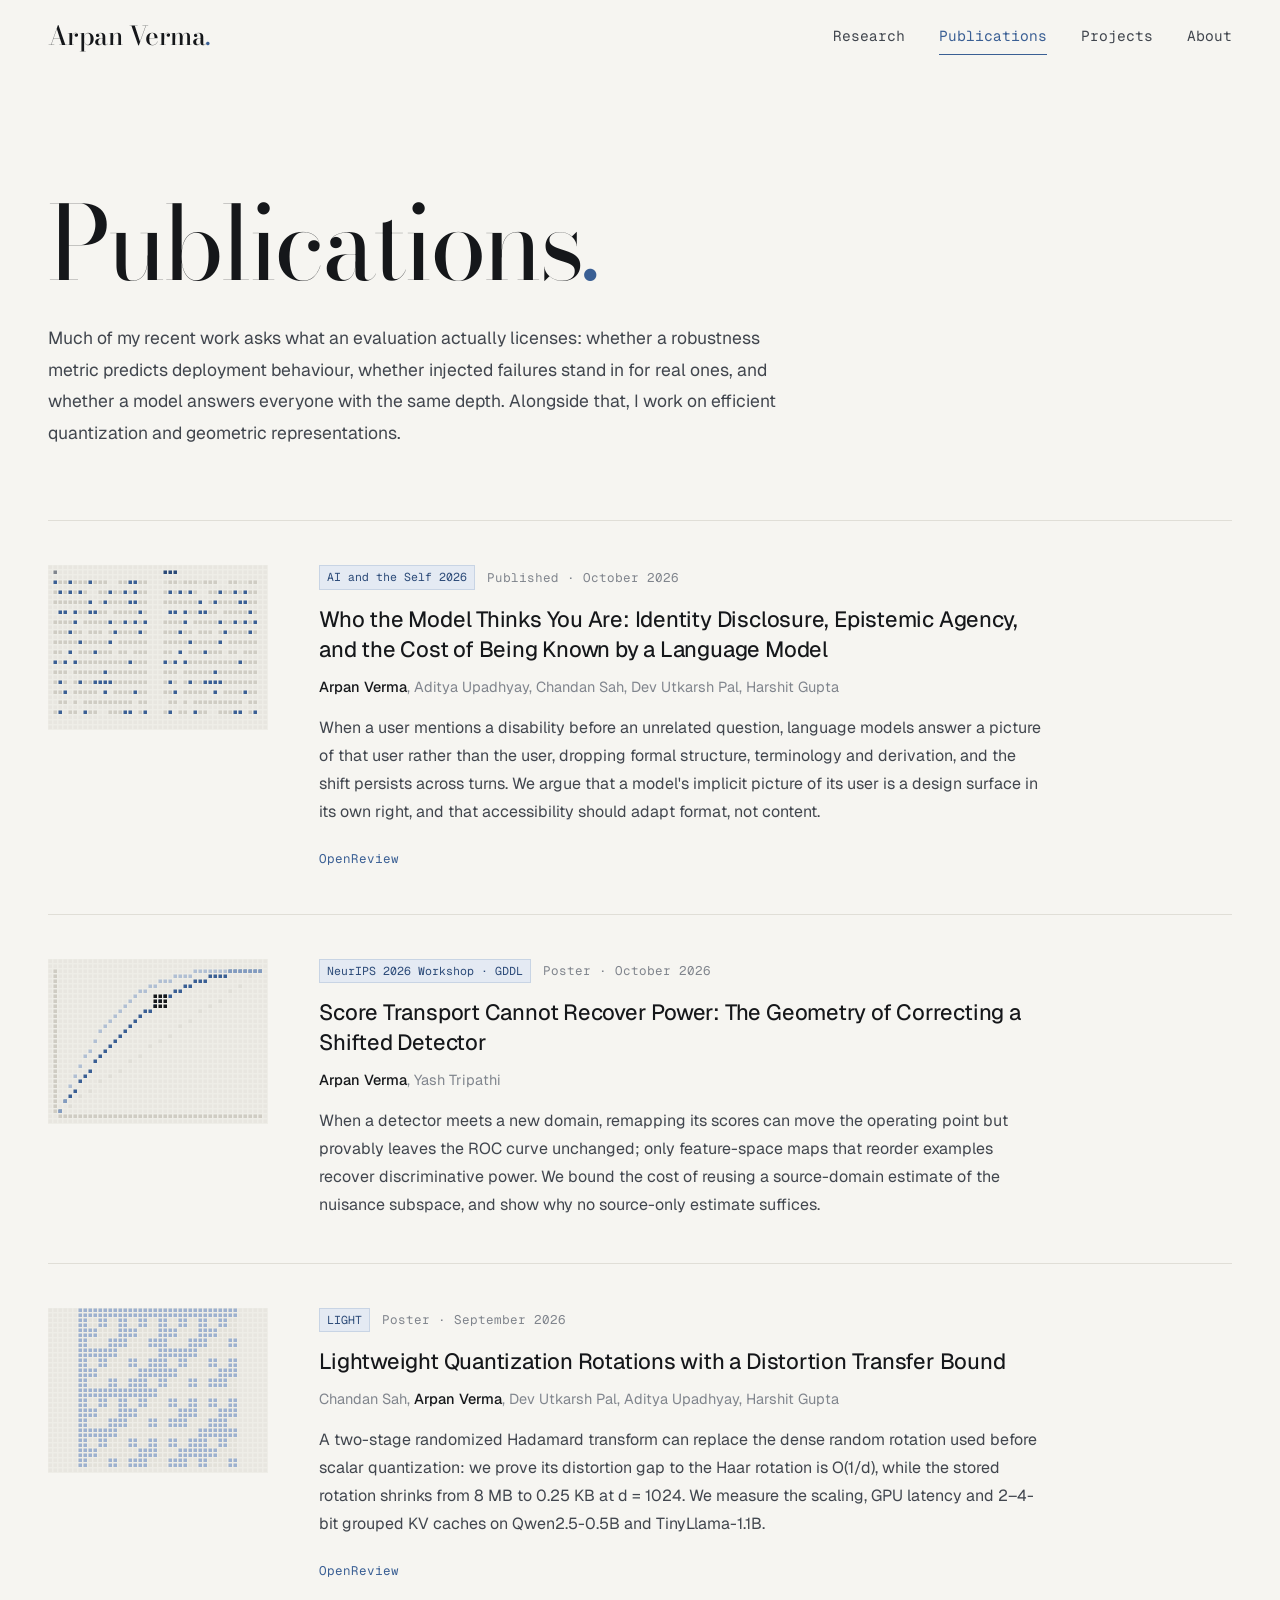
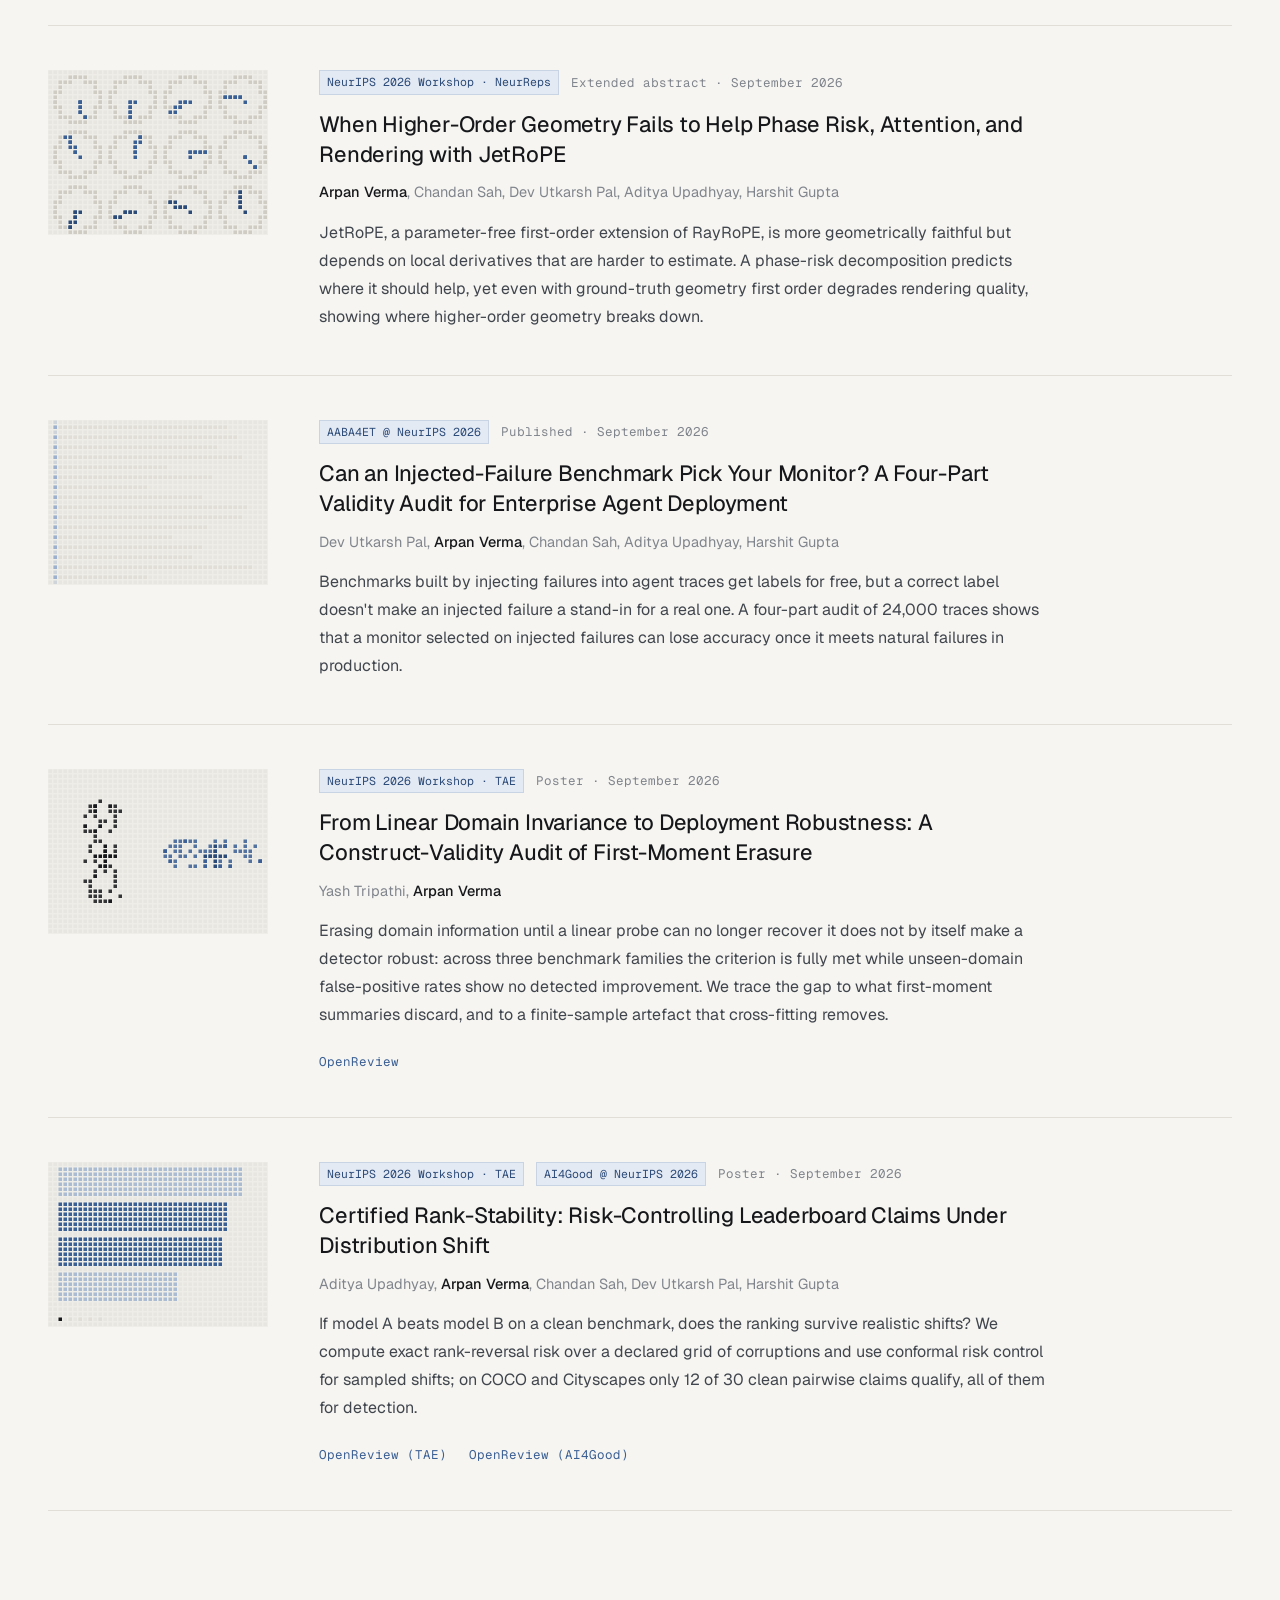
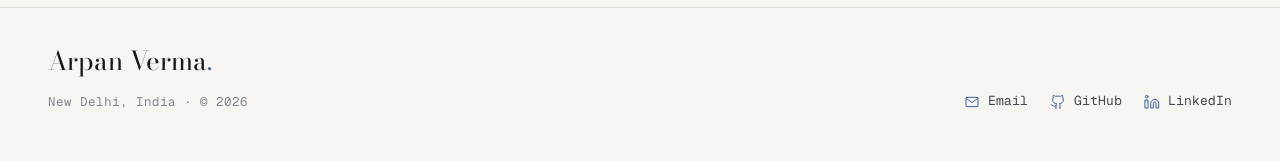
<file: publications/index.html>
<!doctype html>
<html lang="en">
<head>
  <meta charset="utf-8">
  <meta name="viewport" content="width=device-width, initial-scale=1">
  <title>Publications — Arpan Verma</title>
  <meta name="description" content="Publications by Arpan Verma: evaluation validity under distribution shift, agent monitoring, identity-conditioned behaviour in language models, quantization and geometric representations.">
  <meta name="theme-color" content="#f6f5f1">
  <link rel="canonical" href="https://arpanverma001.github.io/publications/">
  <link rel="icon" href="/favicon.svg" type="image/svg+xml">
  <link rel="preconnect" href="https://fonts.googleapis.com">
  <link rel="preconnect" href="https://fonts.gstatic.com" crossorigin>
  <link rel="stylesheet" href="https://fonts.googleapis.com/css2?family=Bodoni+Moda:opsz,wght@6..96,400..600&family=Geist:wght@300..700&family=Geist+Mono:wght@400..600&display=swap">
  <link rel="stylesheet" href="/assets/css/site.css">
  <script>document.documentElement.classList.add('js');</script>
</head>
<body>
  <svg width="0" height="0" style="position:absolute" aria-hidden="true">
    <symbol id="i-mail" viewBox="0 0 24 24"><rect x="3" y="5" width="18" height="14" rx="1.5"/><path d="m3.5 6.5 8.5 6.5 8.5-6.5"/></symbol>
    <symbol id="i-github" viewBox="0 0 24 24"><path d="M15 22v-4a4.8 4.8 0 0 0-1-3.5c3 0 6-2 6-5.5.08-1.25-.27-2.48-1-3.5.28-1.15.28-2.35 0-3.5 0 0-1 0-3 1.5-2.64-.5-5.36-.5-8 0C6 2 5 2 5 2c-.3 1.15-.3 2.35 0 3.5A5.4 5.4 0 0 0 4 9c0 3.5 3 5.5 6 5.5-.39.49-.68 1.05-.85 1.65-.17.6-.22 1.23-.15 1.85v4"/><path d="M9 18c-4.51 2-5-2-7-2"/></symbol>
    <symbol id="i-linkedin" viewBox="0 0 24 24"><path d="M16 8a6 6 0 0 1 6 6v7h-4v-7a2 2 0 0 0-4 0v7h-4v-7a6 6 0 0 1 6-6z"/><rect x="2" y="9" width="4" height="12"/><circle cx="4" cy="4" r="2"/></symbol>
  </svg>

  <a class="skip-link" href="#main">Skip to content</a>

  <header class="site-header">
    <div class="container header-inner">
      <a class="site-mark" href="/" aria-label="Arpan Verma, home">Arpan Verma<span class="dot">.</span></a>
      <nav class="site-nav" aria-label="Primary">
        <a href="/research/">Research</a>
        <a href="/publications/" aria-current="page">Publications</a>
        <a href="/projects/">Projects</a>
        <a href="/about/">About</a>
      </nav>
    </div>
    <div class="scroll-progress" aria-hidden="true"></div>
  </header>

  <main id="main" class="container">
    <div class="page-head">
      <h1 class="page-title">Publications<span class="dot">.</span></h1>
      <p class="page-lede" data-arrive>Much of my recent work asks what an evaluation actually licenses: whether a robustness metric predicts deployment behaviour, whether injected failures stand in for real ones, and whether a model answers everyone with the same depth. Alongside that, I work on efficient quantization and geometric representations.</p>
    </div>

    <div class="pub-list">
      <article class="pub" data-project>
        <div class="pub-thumb" data-arrive><canvas data-thumb="identity" role="img" aria-label="Two pixel paragraphs: the right one loses its formal blocks after an identity marker lights."></canvas></div>
        <div data-arrive>
          <div class="venue"><span class="venue-chip">AI and the Self 2026</span><span class="meta">Published · October 2026</span></div>
          <h3>Who the Model Thinks You Are: Identity Disclosure, Epistemic Agency, and the Cost of Being Known by a Language Model</h3>
          <p class="authors"><strong>Arpan Verma</strong>, Aditya Upadhyay, Chandan Sah, Dev Utkarsh Pal, Harshit Gupta</p>
          <p class="desc">When a user mentions a disability before an unrelated question, language models answer a picture of that user rather than the user, dropping formal structure, terminology and derivation, and the shift persists across turns. We argue that a model's implicit picture of its user is a design surface in its own right, and that accessibility should adapt format, not content.</p>
          <div class="work-links"><a href="https://openreview.net/forum?id=837qqM3ONo">OpenReview</a></div>
        </div>
      </article>

      <article class="pub" data-project>
        <div class="pub-thumb" data-arrive><canvas data-thumb="roc" role="img" aria-label="Pixel ROC curve: an operating point slides along a fixed curve while a second curve rises."></canvas></div>
        <div data-arrive>
          <div class="venue"><span class="venue-chip">NeurIPS 2026 Workshop · GDDL</span><span class="meta">Poster · October 2026</span></div>
          <h3>Score Transport Cannot Recover Power: The Geometry of Correcting a Shifted Detector</h3>
          <p class="authors"><strong>Arpan Verma</strong>, Yash Tripathi</p>
          <p class="desc">When a detector meets a new domain, remapping its scores can move the operating point but provably leaves the ROC curve unchanged; only feature-space maps that reorder examples recover discriminative power. We bound the cost of reusing a source-domain estimate of the nuisance subspace, and show why no source-only estimate suffices.</p>
        </div>
      </article>

      <article class="pub" data-project>
        <div class="pub-thumb" data-arrive><canvas data-thumb="hadamard" role="img" aria-label="Pixel Hadamard sign matrix with random column sign flips and a sweeping row."></canvas></div>
        <div data-arrive>
          <div class="venue"><span class="venue-chip">LIGHT</span><span class="meta">Poster · September 2026</span></div>
          <h3>Lightweight Quantization Rotations with a Distortion Transfer Bound</h3>
          <p class="authors">Chandan Sah, <strong>Arpan Verma</strong>, Dev Utkarsh Pal, Aditya Upadhyay, Harshit Gupta</p>
          <p class="desc">A two-stage randomized Hadamard transform can replace the dense random rotation used before scalar quantization: we prove its distortion gap to the Haar rotation is O(1/d), while the stored rotation shrinks from 8 MB to 0.25 KB at d = 1024. We measure the scaling, GPU latency and 2–4-bit grouped KV caches on Qwen2.5-0.5B and TinyLlama-1.1B.</p>
          <div class="work-links"><a href="https://openreview.net/forum?id=s1I5R4b3KX">OpenReview</a></div>
        </div>
      </article>

      <article class="pub" data-project>
        <div class="pub-thumb" data-arrive><canvas data-thumb="rope" role="img" aria-label="Grid of pixel dials rotating at different frequencies."></canvas></div>
        <div data-arrive>
          <div class="venue"><span class="venue-chip">NeurIPS 2026 Workshop · NeurReps</span><span class="meta">Extended abstract · September 2026</span></div>
          <h3>When Higher-Order Geometry Fails to Help Phase Risk, Attention, and Rendering with JetRoPE</h3>
          <p class="authors"><strong>Arpan Verma</strong>, Chandan Sah, Dev Utkarsh Pal, Aditya Upadhyay, Harshit Gupta</p>
          <p class="desc">JetRoPE, a parameter-free first-order extension of RayRoPE, is more geometrically faithful but depends on local derivatives that are harder to estimate. A phase-risk decomposition predicts where it should help, yet even with ground-truth geometry first order degrades rendering quality, showing where higher-order geometry breaks down.</p>
        </div>
      </article>

      <article class="pub" data-project>
        <div class="pub-thumb" data-arrive><canvas data-thumb="traces" role="img" aria-label="Rows of agent trace steps with injected and natural failures revealed by a scanning monitor."></canvas></div>
        <div data-arrive>
          <div class="venue"><span class="venue-chip">AABA4ET @ NeurIPS 2026</span><span class="meta">Published · September 2026</span></div>
          <h3>Can an Injected-Failure Benchmark Pick Your Monitor? A Four-Part Validity Audit for Enterprise Agent Deployment</h3>
          <p class="authors">Dev Utkarsh Pal, <strong>Arpan Verma</strong>, Chandan Sah, Aditya Upadhyay, Harshit Gupta</p>
          <p class="desc">Benchmarks built by injecting failures into agent traces get labels for free, but a correct label doesn't make an injected failure a stand-in for a real one. A four-part audit of 24,000 traces shows that a monitor selected on injected failures can lose accuracy once it meets natural failures in production.</p>
        </div>
      </article>

      <article class="pub" data-project>
        <div class="pub-thumb" data-arrive><canvas data-thumb="erasure" role="img" aria-label="Two pixel point clouds whose means merge while their shapes stay different."></canvas></div>
        <div data-arrive>
          <div class="venue"><span class="venue-chip">NeurIPS 2026 Workshop · TAE</span><span class="meta">Poster · September 2026</span></div>
          <h3>From Linear Domain Invariance to Deployment Robustness: A Construct-Validity Audit of First-Moment Erasure</h3>
          <p class="authors">Yash Tripathi, <strong>Arpan Verma</strong></p>
          <p class="desc">Erasing domain information until a linear probe can no longer recover it does not by itself make a detector robust: across three benchmark families the criterion is fully met while unseen-domain false-positive rates show no detected improvement. We trace the gap to what first-moment summaries discard, and to a finite-sample artefact that cross-fitting removes.</p>
          <div class="work-links"><a href="https://openreview.net/forum?id=zzxEIDw8Um">OpenReview</a></div>
        </div>
      </article>

      <article class="pub" data-project>
        <div class="pub-thumb" data-arrive><canvas data-thumb="rank" role="img" aria-label="Pixel leaderboard bars reordering as shift severity increases."></canvas></div>
        <div data-arrive>
          <div class="venue"><span class="venue-chip">NeurIPS 2026 Workshop · TAE</span><span class="venue-chip">AI4Good @ NeurIPS 2026</span><span class="meta">Poster · September 2026</span></div>
          <h3>Certified Rank-Stability: Risk-Controlling Leaderboard Claims Under Distribution Shift</h3>
          <p class="authors">Aditya Upadhyay, <strong>Arpan Verma</strong>, Chandan Sah, Dev Utkarsh Pal, Harshit Gupta</p>
          <p class="desc">If model A beats model B on a clean benchmark, does the ranking survive realistic shifts? We compute exact rank-reversal risk over a declared grid of corruptions and use conformal risk control for sampled shifts; on COCO and Cityscapes only 12 of 30 clean pairwise claims qualify, all of them for detection.</p>
          <div class="work-links"><a href="https://openreview.net/forum?id=bGQsv3g6sf">OpenReview (TAE)</a><a href="https://openreview.net/forum?id=5ZY0qlfXNn">OpenReview (AI4Good)</a></div>
        </div>
      </article>
    </div>
  </main>

  <footer class="site-footer">
    <div class="container footer-inner">
      <div>
        <a class="footer-mark" href="/">Arpan Verma<span class="dot">.</span></a>
        <p class="meta">New Delhi, India · © 2026</p>
      </div>
      <nav class="footer-links" aria-label="Contact">
        <a href="mailto:arpan22105@iiitd.ac.in"><svg class="icon"><use href="#i-mail"/></svg>Email</a>
        <a href="https://github.com/ARPANVERMA001"><svg class="icon"><use href="#i-github"/></svg>GitHub</a>
        <a href="https://www.linkedin.com/in/arpvr/"><svg class="icon"><use href="#i-linkedin"/></svg>LinkedIn</a>
      </nav>
    </div>
  </footer>

  <script type="module" src="/assets/js/site.js"></script>
</body>
</html>
</file>
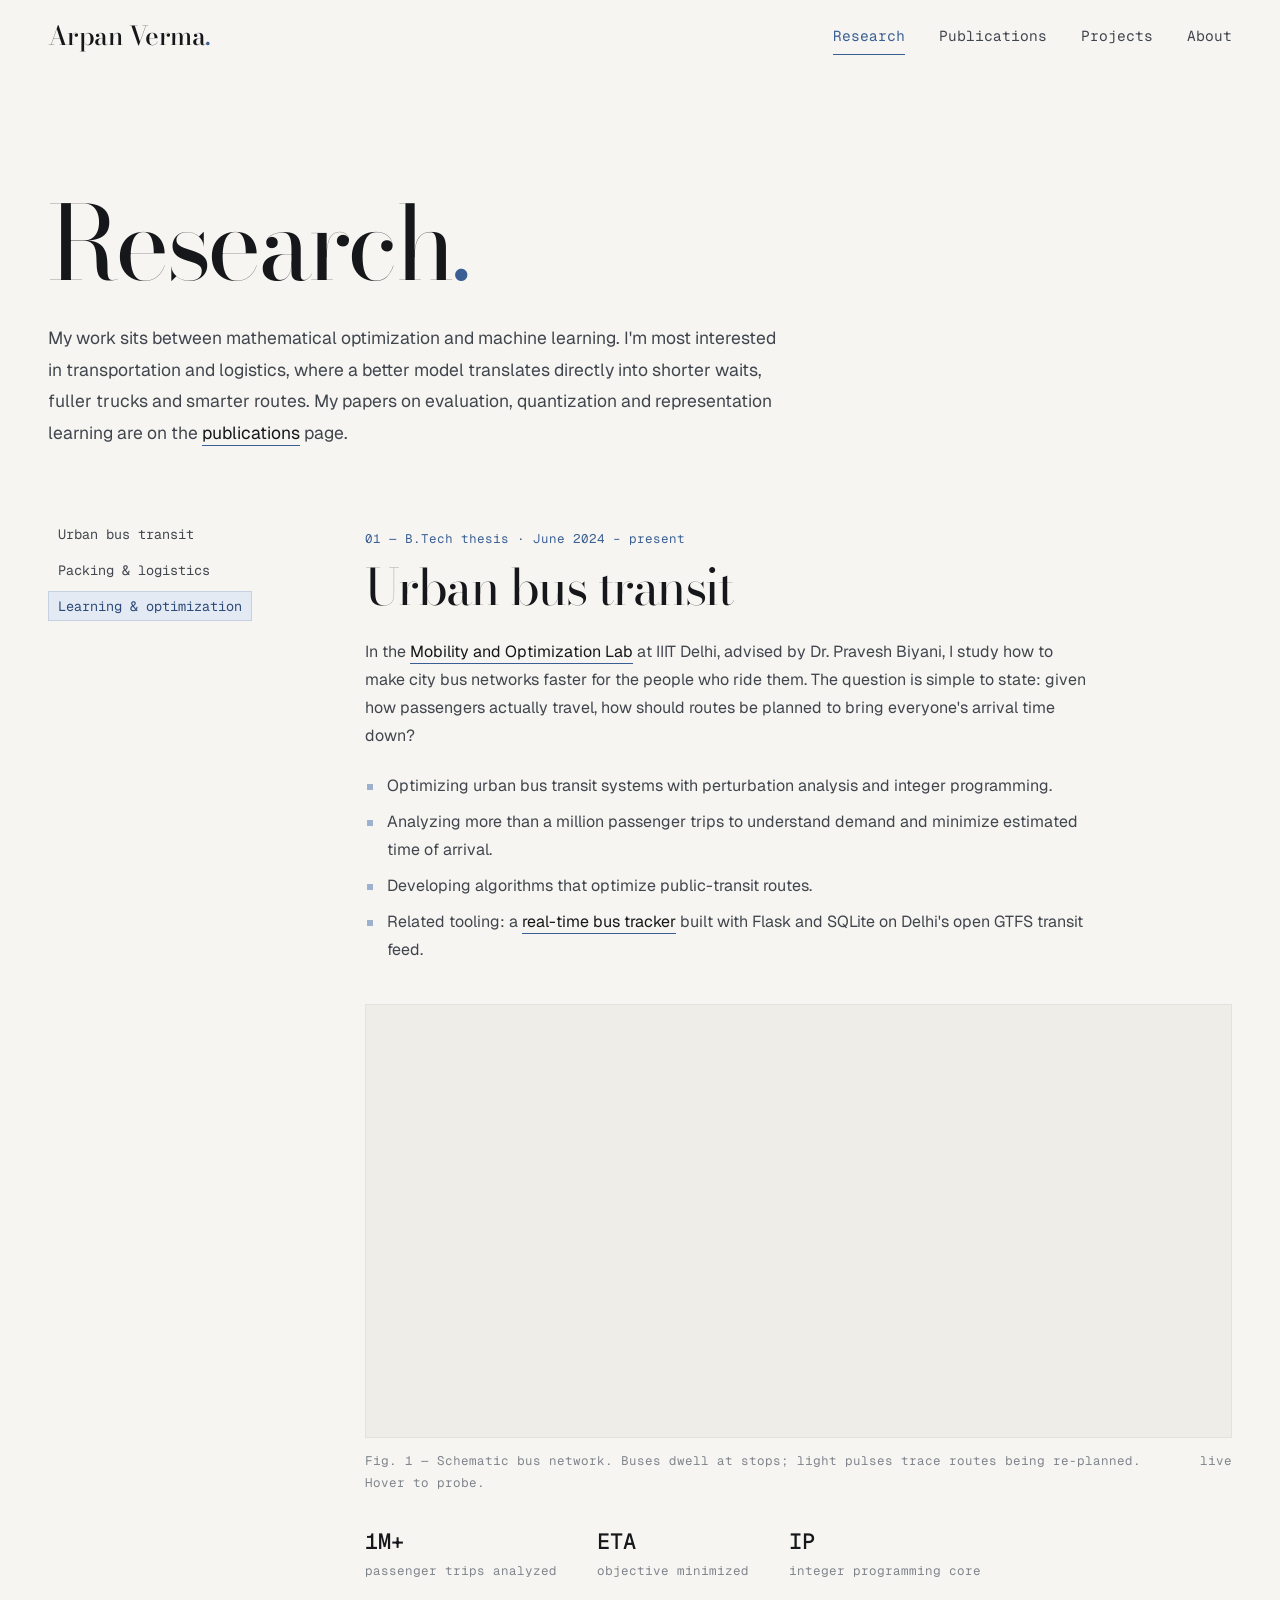
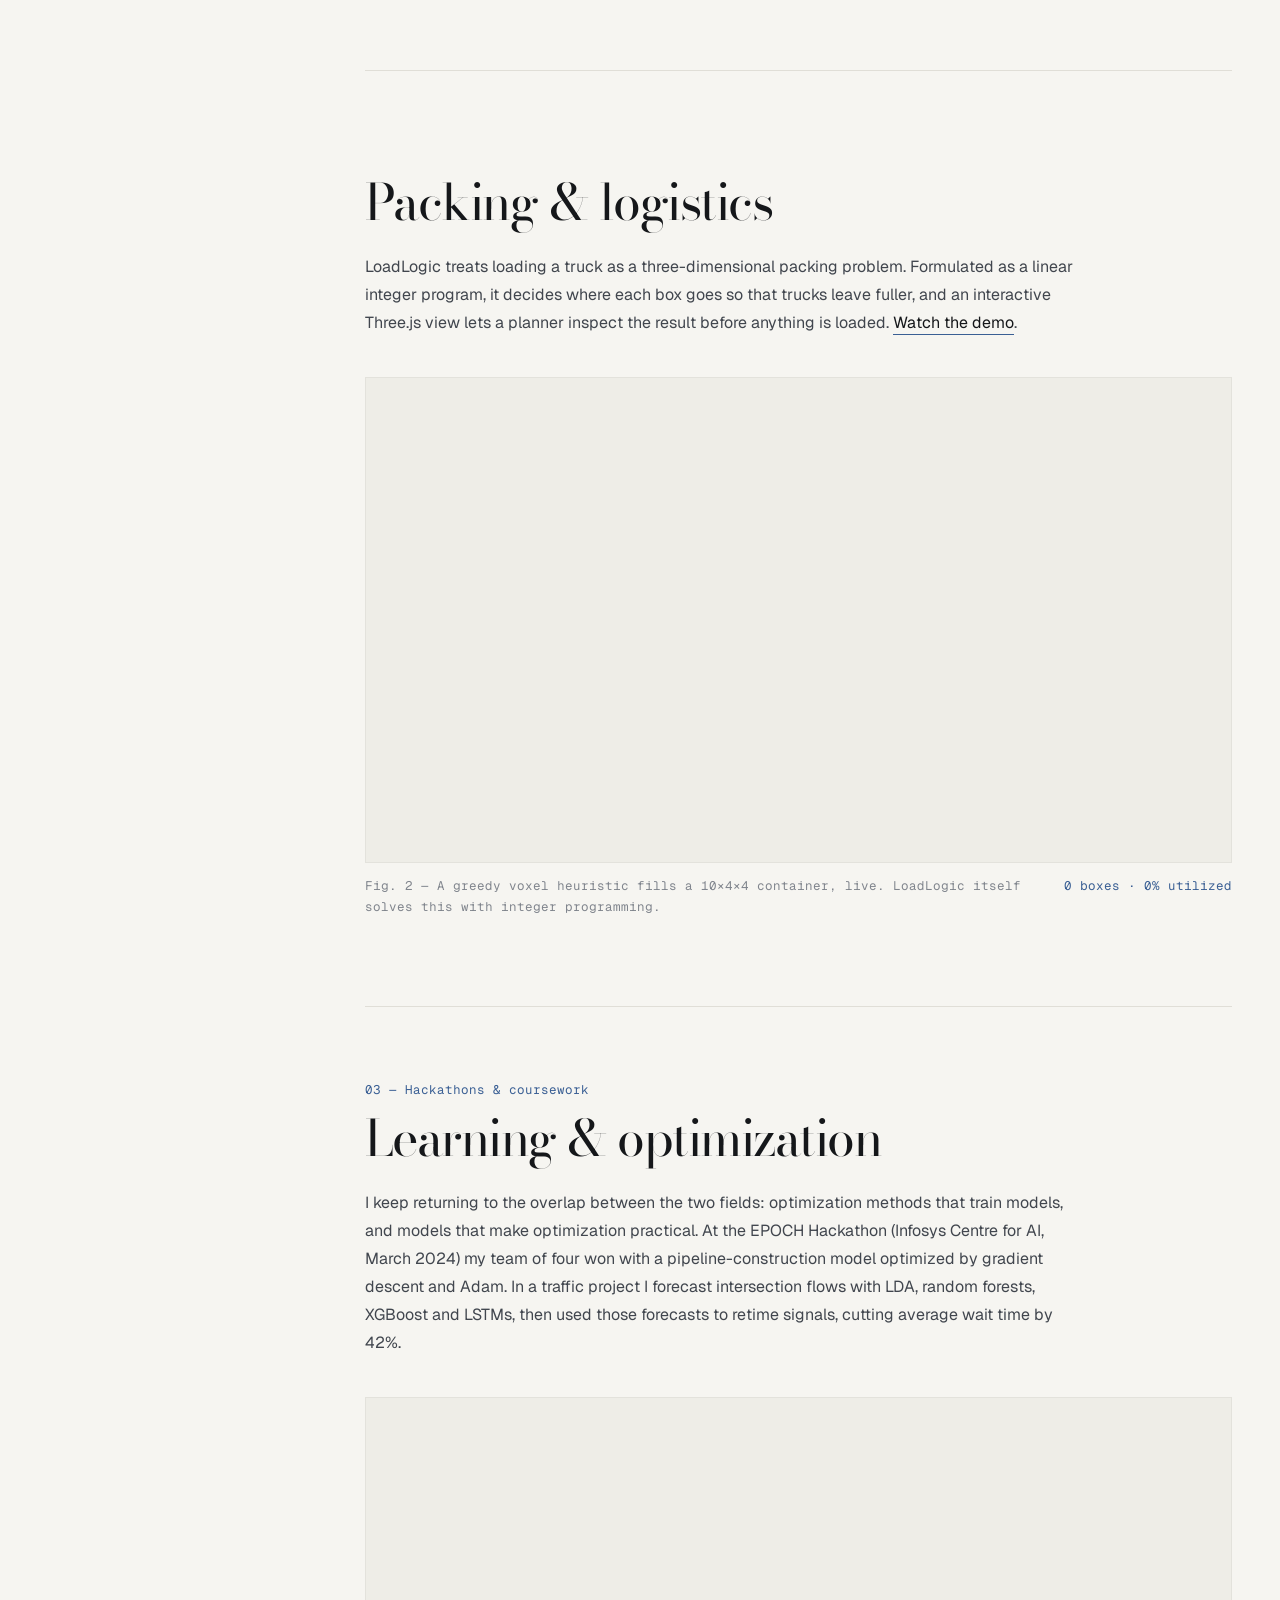
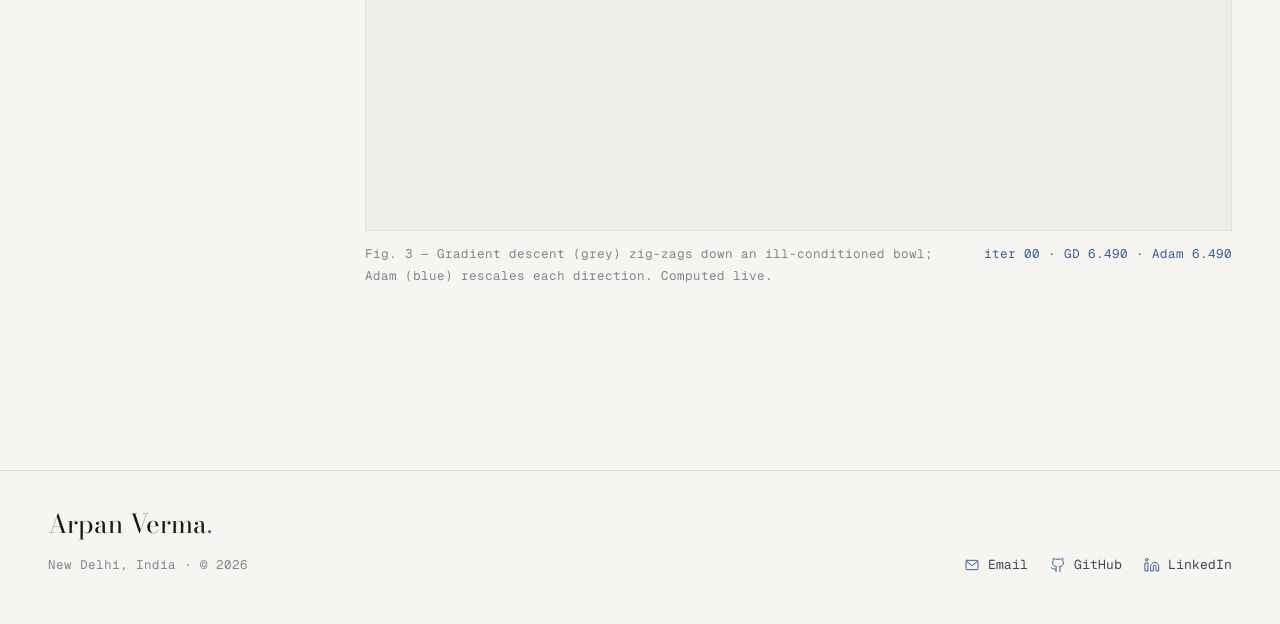
<file: research/index.html>
<!doctype html>
<html lang="en">
<head>
  <meta charset="utf-8">
  <meta name="viewport" content="width=device-width, initial-scale=1">
  <title>Research — Arpan Verma</title>
  <meta name="description" content="Arpan Verma's research: urban bus transit optimization, packing and logistics, and learning-based optimization.">
  <meta name="theme-color" content="#f6f5f1">
  <link rel="canonical" href="https://arpanverma001.github.io/research/">
  <link rel="icon" href="/favicon.svg" type="image/svg+xml">
  <link rel="preconnect" href="https://fonts.googleapis.com">
  <link rel="preconnect" href="https://fonts.gstatic.com" crossorigin>
  <link rel="stylesheet" href="https://fonts.googleapis.com/css2?family=Bodoni+Moda:opsz,wght@6..96,400..600&family=Geist:wght@300..700&family=Geist+Mono:wght@400..600&display=swap">
  <link rel="stylesheet" href="/assets/css/site.css">
  <script>document.documentElement.classList.add('js');</script>
</head>
<body>
  <svg width="0" height="0" style="position:absolute" aria-hidden="true">
    <symbol id="i-mail" viewBox="0 0 24 24"><rect x="3" y="5" width="18" height="14" rx="1.5"/><path d="m3.5 6.5 8.5 6.5 8.5-6.5"/></symbol>
    <symbol id="i-github" viewBox="0 0 24 24"><path d="M15 22v-4a4.8 4.8 0 0 0-1-3.5c3 0 6-2 6-5.5.08-1.25-.27-2.48-1-3.5.28-1.15.28-2.35 0-3.5 0 0-1 0-3 1.5-2.64-.5-5.36-.5-8 0C6 2 5 2 5 2c-.3 1.15-.3 2.35 0 3.5A5.4 5.4 0 0 0 4 9c0 3.5 3 5.5 6 5.5-.39.49-.68 1.05-.85 1.65-.17.6-.22 1.23-.15 1.85v4"/><path d="M9 18c-4.51 2-5-2-7-2"/></symbol>
    <symbol id="i-linkedin" viewBox="0 0 24 24"><path d="M16 8a6 6 0 0 1 6 6v7h-4v-7a2 2 0 0 0-4 0v7h-4v-7a6 6 0 0 1 6-6z"/><rect x="2" y="9" width="4" height="12"/><circle cx="4" cy="4" r="2"/></symbol>
    <symbol id="i-arrow" viewBox="0 0 24 24"><path d="M4 12h15M13 6l6 6-6 6"/></symbol>
  </svg>

  <a class="skip-link" href="#main">Skip to content</a>

  <header class="site-header">
    <div class="container header-inner">
      <a class="site-mark" href="/" aria-label="Arpan Verma, home">Arpan Verma<span class="dot">.</span></a>
      <nav class="site-nav" aria-label="Primary">
        <a href="/research/" aria-current="page">Research</a>
        <a href="/publications/">Publications</a>
        <a href="/projects/">Projects</a>
        <a href="/about/">About</a>
      </nav>
    </div>
    <div class="scroll-progress" aria-hidden="true"></div>
  </header>

  <main id="main" class="container">
    <div class="page-head">
      <h1 class="page-title">Research<span class="dot">.</span></h1>
      <p class="page-lede" data-arrive>My work sits between mathematical optimization and machine learning. I'm most interested in transportation and logistics, where a better model translates directly into shorter waits, fuller trucks and smarter routes. My papers on evaluation, quantization and representation learning are on the <a class="inline-link" href="/publications/">publications</a> page.</p>
    </div>

    <div class="research-layout">
      <nav class="index-nav" aria-label="Research areas" data-index-nav>
        <span class="index-chip" aria-hidden="true"></span>
        <ul>
          <li><a href="#transit">Urban bus transit</a></li>
          <li><a href="#packing">Packing &amp; logistics</a></li>
          <li><a href="#learning">Learning &amp; optimization</a></li>
        </ul>
      </nav>

      <div>
        <section class="study" id="transit" aria-labelledby="transit-title">
          <p class="study-num" data-arrive>01 — B.Tech thesis · June 2024 – present</p>
          <h2 id="transit-title" data-arrive>Urban bus transit</h2>
          <div class="prose" data-arrive>
            <p>In the <a href="https://www.iiitd.ac.in/praveshb">Mobility and Optimization Lab</a> at IIIT Delhi, advised by Dr. Pravesh Biyani, I study how to make city bus networks faster for the people who ride them. The question is simple to state: given how passengers actually travel, how should routes be planned to bring everyone's arrival time down?</p>
          </div>
          <ul class="study-points" data-arrive>
            <li>Optimizing urban bus transit systems with perturbation analysis and integer programming.</li>
            <li>Analyzing more than a million passenger trips to understand demand and minimize estimated time of arrival.</li>
            <li>Developing algorithms that optimize public-transit routes.</li>
            <li>Related tooling: a <a class="inline-link" href="https://github.com/ARPANVERMA001/mini_proj">real-time bus tracker</a> built with Flask and SQLite on Delhi's open GTFS transit feed.</li>
          </ul>
          <figure class="figure" data-arrive>
            <div class="figure-frame"><canvas data-transit data-pitch="7" style="aspect-ratio: 2 / 1" role="img" aria-label="Schematic pixel map of a bus network with buses moving between stops."></canvas></div>
            <figcaption><span class="meta">Fig. 1 — Schematic bus network. Buses dwell at stops; light pulses trace routes being re-planned. Hover to probe.</span><span class="meta">live</span></figcaption>
          </figure>
          <div class="figure-stats" data-arrive>
            <div><strong>1M+</strong><span class="meta">passenger trips analyzed</span></div>
            <div><strong>ETA</strong><span class="meta">objective minimized</span></div>
            <div><strong>IP</strong><span class="meta">integer programming core</span></div>
          </div>
        </section>

        <section class="study" id="packing" aria-labelledby="packing-title">
          <p class="study-num" data-arrive>02 — Walmart Sparkathon</p>
          <h2 id="packing-title" data-arrive>Packing &amp; logistics</h2>
          <div class="prose" data-arrive>
            <p>LoadLogic treats loading a truck as a three-dimensional packing problem. Formulated as a linear integer program, it decides where each box goes so that trucks leave fuller, and an interactive Three.js view lets a planner inspect the result before anything is loaded. <a href="https://youtu.be/cB94LV6fMFc">Watch the demo</a>.</p>
          </div>
          <figure class="figure" data-arrive>
            <div class="figure-frame"><canvas data-packing role="img" aria-label="Isometric truck container being filled box by box."></canvas></div>
            <figcaption><span class="meta">Fig. 2 — A greedy voxel heuristic fills a 10×4×4 container, live. LoadLogic itself solves this with integer programming.</span><span class="meta" data-readout></span></figcaption>
          </figure>
        </section>

        <section class="study" id="learning" aria-labelledby="learning-title">
          <p class="study-num" data-arrive>03 — Hackathons &amp; coursework</p>
          <h2 id="learning-title" data-arrive>Learning &amp; optimization</h2>
          <div class="prose" data-arrive>
            <p>I keep returning to the overlap between the two fields: optimization methods that train models, and models that make optimization practical. At the EPOCH Hackathon (Infosys Centre for AI, March 2024) my team of four won with a pipeline-construction model optimized by gradient descent and Adam. In a traffic project I forecast intersection flows with LDA, random forests, XGBoost and LSTMs, then used those forecasts to retime signals, cutting average wait time by 42%.</p>
          </div>
          <figure class="figure" data-arrive>
            <div class="figure-frame"><canvas data-descent role="img" aria-label="Contour plot comparing gradient descent and Adam trajectories."></canvas></div>
            <figcaption><span class="meta">Fig. 3 — Gradient descent (grey) zig-zags down an ill-conditioned bowl; Adam (blue) rescales each direction. Computed live.</span><span class="meta" data-readout></span></figcaption>
          </figure>
        </section>
      </div>
    </div>
  </main>

  <footer class="site-footer">
    <div class="container footer-inner">
      <div>
        <a class="footer-mark" href="/">Arpan Verma<span class="dot">.</span></a>
        <p class="meta">New Delhi, India · © 2026</p>
      </div>
      <nav class="footer-links" aria-label="Contact">
        <a href="mailto:arpan22105@iiitd.ac.in"><svg class="icon"><use href="#i-mail"/></svg>Email</a>
        <a href="https://github.com/ARPANVERMA001"><svg class="icon"><use href="#i-github"/></svg>GitHub</a>
        <a href="https://www.linkedin.com/in/arpvr/"><svg class="icon"><use href="#i-linkedin"/></svg>LinkedIn</a>
      </nav>
    </div>
  </footer>

  <script type="module" src="/assets/js/site.js"></script>
</body>
</html>
</file>
<file: assets/css/site.css>
/* ==========================================================================
   Arpan Verma — site styles
   Light, editorial, quietly animated.
   ========================================================================== */

@view-transition {
  navigation: auto;
}

@property --spot {
  syntax: '<percentage>';
  inherits: true;
  initial-value: 0%;
}

:root {
  --paper: #f6f5f1;
  --paper-2: #eeede7;
  --ink: #15171a;
  --body: #41464e;
  --muted: #80858d;
  --rule: #e0ded7;
  --rule-strong: #cfccc3;
  --blue: #3a5f94;
  --blue-ink: #2b4a78;
  --blue-soft: #9db1cf;
  --blue-wash: #e4eaf3;
  --blue-glow: rgb(58 95 148 / 22%);

  --font-serif: 'Bodoni Moda', 'Didot', 'Bodoni 72', Georgia, serif;
  --font-sans: 'Geist', ui-sans-serif, system-ui, -apple-system, 'Segoe UI', sans-serif;
  --font-mono: 'Geist Mono', ui-monospace, 'SFMono-Regular', Menlo, Consolas, monospace;

  --gutter: clamp(16px, 5vw, 48px);
  --max: 1200px;
  --ease-out: cubic-bezier(.16, 1, .3, 1);
  --ease-soft: cubic-bezier(.33, 1, .68, 1);

  color-scheme: light;
}

*,
*::before,
*::after {
  box-sizing: border-box;
}

html {
  -webkit-text-size-adjust: 100%;
  scroll-behavior: smooth;
  scroll-padding-top: 96px;
}

body {
  margin: 0;
  background: var(--paper);
  color: var(--body);
  font-family: var(--font-sans);
  font-size: 16px;
  line-height: 1.75;
  -webkit-font-smoothing: antialiased;
  text-rendering: optimizeLegibility;
  overflow-x: hidden;
}

::selection {
  background: var(--blue-wash);
  color: var(--blue-ink);
}

img,
canvas,
svg {
  display: block;
  max-width: 100%;
}

a {
  color: inherit;
  text-decoration: none;
}

h1,
h2,
h3,
p {
  margin: 0;
}

ul {
  margin: 0;
  padding: 0;
  list-style: none;
}

:focus-visible {
  outline: 2px solid var(--blue);
  outline-offset: 3px;
  border-radius: 2px;
}

.sr-only {
  position: absolute;
  width: 1px;
  height: 1px;
  overflow: hidden;
  clip: rect(0 0 0 0);
  white-space: nowrap;
}

.skip-link {
  position: absolute;
  left: 16px;
  top: -60px;
  z-index: 100;
  padding: 8px 14px;
  background: var(--ink);
  color: var(--paper);
  font-family: var(--font-mono);
  font-size: 13px;
}

.skip-link:focus {
  top: 12px;
}

.container {
  width: min(var(--max), 100% - 2 * var(--gutter));
  margin-inline: auto;
}

/* ---------- Header ---------------------------------------------------- */

.site-header {
  position: sticky;
  top: 0;
  z-index: 50;
  background: color-mix(in srgb, var(--paper) 86%, transparent);
  backdrop-filter: saturate(1.4) blur(10px);
  -webkit-backdrop-filter: saturate(1.4) blur(10px);
  view-transition-name: site-header;
}

.header-inner {
  display: flex;
  align-items: center;
  justify-content: space-between;
  gap: 16px;
  height: 72px;
}

.site-mark {
  font-family: var(--font-serif);
  font-size: 26px;
  font-weight: 500;
  letter-spacing: -.02em;
  color: var(--ink);
  line-height: 1;
}

.site-mark .dot,
.footer-mark .dot {
  color: var(--blue);
}

.site-nav {
  display: flex;
  gap: clamp(18px, 3vw, 34px);
  font-family: var(--font-mono);
  font-size: 14.5px;
}

.site-nav a {
  position: relative;
  color: var(--body);
  padding: 4px 0;
  transition: color .3s var(--ease-soft);
}

.site-nav a::after {
  content: '';
  position: absolute;
  left: 0;
  right: 0;
  bottom: -2px;
  height: 1px;
  background: currentColor;
  transform: scaleX(0);
  transform-origin: right;
  transition: transform .45s var(--ease-out);
}

.site-nav a:hover,
.site-nav a[aria-current='page'] {
  color: var(--blue);
}

.site-nav a:hover::after,
.site-nav a[aria-current='page']::after {
  transform: scaleX(1);
  transform-origin: left;
}

.scroll-progress {
  position: absolute;
  left: 0;
  right: 0;
  bottom: 0;
  height: 1px;
  background: var(--blue-soft);
  transform-origin: left;
  transform: scaleX(var(--progress, 0));
  opacity: .8;
}

/* ---------- Shared type ---------------------------------------------- */

.kicker {
  font-family: var(--font-mono);
  font-size: 13px;
  font-weight: 500;
  letter-spacing: .08em;
  text-transform: uppercase;
  color: var(--ink);
}

.eyebrow {
  font-family: var(--font-mono);
  font-size: 13px;
  color: var(--muted);
  letter-spacing: .01em;
}

.meta {
  font-family: var(--font-mono);
  font-size: 12.5px;
  color: var(--muted);
}

.prose p + p {
  margin-top: 1.1em;
}

.prose a,
.inline-link {
  color: var(--ink);
  background-image: linear-gradient(var(--blue), var(--blue));
  background-size: 100% 1px;
  background-position: 0 100%;
  background-repeat: no-repeat;
  padding-bottom: 2px;
  transition: background-size .45s var(--ease-out), color .3s;
}

.prose a:hover,
.inline-link:hover {
  color: var(--blue);
  background-size: 100% 2px;
  background-image: linear-gradient(var(--blue-soft), var(--blue-soft));
}

.action {
  display: inline-flex;
  align-items: center;
  gap: 14px;
  font-family: var(--font-mono);
  font-size: 13.5px;
  color: var(--blue);
}

.action svg {
  width: 20px;
  height: 20px;
  transition: transform .5s var(--ease-out);
}

.action:hover svg {
  transform: translateX(6px);
}

.icon {
  width: 16px;
  height: 16px;
  fill: none;
  stroke: currentColor;
  stroke-width: 1.5;
  stroke-linecap: round;
  stroke-linejoin: round;
}

/* ---------- Arrival (blur-fade-up as content enters) ------------------ */

.js [data-arrive] {
  opacity: 0;
  transform: translateY(14px);
  filter: blur(3px);
  transition:
    opacity 1.1s var(--ease-soft),
    transform 1.1s var(--ease-out),
    filter 1.1s var(--ease-out);
  transition-delay: var(--arrive-delay, 0ms);
}

.js [data-arrive='side'] {
  transform: translateX(24px);
}

.js [data-arrive].is-in {
  opacity: 1;
  transform: none;
  filter: blur(0);
}

/* ---------- Hero ------------------------------------------------------ */

.hero {
  display: grid;
  grid-template-columns: minmax(280px, 400px) minmax(0, 1fr);
  gap: clamp(40px, 8vw, 128px);
  align-items: center;
  min-height: calc(100svh - 72px);
  padding-block: 56px 72px;
}

.hero-identity {
  position: relative;
  justify-self: end;
  width: 100%;
  max-width: 360px;
}

.plate {
  position: relative;
  margin-left: auto;
  width: 82%;
  aspect-ratio: 4 / 5;
  background: var(--paper-2);
  overflow: hidden;
}

.plate canvas {
  width: 100%;
  height: 100%;
}

.plate::after {
  content: '';
  position: absolute;
  inset: 0;
  box-shadow: inset 0 0 0 1px rgb(21 23 26 / 5%);
  pointer-events: none;
}

.hero-name {
  position: relative;
  margin-top: -1.45em;
  font-family: var(--font-serif);
  font-size: clamp(54px, 6.4vw, 84px);
  font-weight: 400;
  line-height: 1;
  letter-spacing: -.035em;
  color: var(--ink);
  view-transition-name: hero-name;
}

.hero-name .name-line {
  display: block;
  position: relative;
  width: max-content;
}

.name-text {
  transition: color .8s var(--ease-soft);
}

.name-ink .name-text {
  color: var(--blue);
  transition: none;
}

.name-scramble {
  position: absolute;
  inset: 0;
  z-index: 0;
  pointer-events: none;
}

.name-glyph {
  position: absolute;
  top: 0;
  color: var(--blue);
}

.name-glyph[data-light] {
  color: var(--blue-soft);
}

.name-block {
  position: absolute;
  background: var(--blue-wash);
  z-index: -1;
}

.name-block[data-tone='deep'] {
  background: var(--blue-soft);
}

.is-scrambling .name-text {
  color: transparent;
}

.name-marks {
  display: flex;
  gap: 4px;
  margin-top: 14px;
}

.name-marks i {
  width: 6px;
  height: 6px;
  background: var(--blue);
  animation: mark-blink 2.4s steps(1, end) infinite;
}

.name-marks i:nth-child(2) {
  animation-delay: .3s;
  background: var(--blue-soft);
}

.name-marks i:nth-child(3) {
  animation-delay: .6s;
}

@keyframes mark-blink {
  0%, 70% { opacity: 1; }
  80% { opacity: .25; }
  90% { opacity: 1; }
}

.contacts {
  display: flex;
  justify-content: flex-end;
  gap: clamp(14px, 2vw, 22px);
  margin-top: 26px;
  font-family: var(--font-mono);
  font-size: 12.5px;
}

.contacts a {
  display: flex;
  flex-direction: column;
  align-items: center;
  gap: 6px;
  color: var(--body);
  transition: color .3s, transform .5s var(--ease-out);
}

.contacts a .icon {
  color: var(--blue);
  width: 17px;
  height: 17px;
}

.contacts a:hover {
  color: var(--blue);
  transform: translateY(-3px);
}

.hero-copy {
  min-width: 0;
  max-width: 640px;
}

.affil {
  margin-top: 6px;
  font-size: 17px;
  font-weight: 500;
  color: var(--ink);
}

.greeting {
  margin-top: 40px;
  font-size: 17px;
  color: var(--ink);
}

.bio {
  margin-top: 16px;
  font-size: 17px;
  line-height: 1.8;
}

/* Typing */

.typed-letter[data-unseen] {
  opacity: 0;
}

[data-typing-fade] .typed-letter {
  transition: opacity var(--letter-fade, 60ms) linear;
}

.typed-letter[data-caret] {
  position: relative;
}

.typed-letter[data-caret]::after {
  content: '';
  position: absolute;
  top: .12em;
  left: calc(100% + 1px);
  width: 1.5px;
  height: 1.15em;
  background: var(--blue);
  animation: caret-blink 1s steps(1, end) infinite;
}

.typed-letter[data-caret='start']::after {
  left: 0;
}

[data-typing] .typed-letter[data-caret]::after {
  animation: none;
}

@keyframes caret-blink {
  50% { opacity: 0; }
}

/* Lanes */

.lanes {
  position: relative;
  margin-top: 44px;
  font-family: var(--font-mono);
  font-size: clamp(19px, 2vw, 27px);
  font-weight: 450;
  line-height: 1.65;
  letter-spacing: -.01em;
  -webkit-mask-image: linear-gradient(to right, transparent, #000 7%, #000 78%, transparent);
  mask-image: linear-gradient(to right, transparent, #000 7%, #000 78%, transparent);
  overflow: hidden;
}

.lanes-layer {
  color: var(--blue-soft);
}

.lanes-layer.lit {
  position: absolute;
  inset: 0;
  color: var(--blue);
  -webkit-mask-image: radial-gradient(ellipse 26% 140% at var(--spot) 50%, #000 0%, transparent 72%);
  mask-image: radial-gradient(ellipse 26% 140% at var(--spot) 50%, #000 0%, transparent 72%);
  animation: spot 9s ease-in-out infinite alternate;
}

@keyframes spot {
  from { --spot: 8%; }
  to { --spot: 82%; }
}

.lane {
  white-space: nowrap;
  overflow: hidden;
}

.lane-track {
  display: inline-flex;
  gap: 1.1em;
  padding-right: 1.1em;
  animation: lane var(--dur, 40s) linear infinite;
  animation-direction: var(--dir, normal);
  will-change: transform;
}

.lane-track span {
  flex: none;
}

@keyframes lane {
  to { transform: translateX(-50%); }
}

.hero .action {
  margin-top: 36px;
}

/* ---------- Opening choreography ------------------------------------- */
/* While the opening plays, everything except the name and plate waits. */

.opening [data-opening-part]:not([data-shown]) {
  opacity: 0;
}

[data-opening-part],
.contacts a {
  transition: opacity .9s var(--ease-soft), transform .9s var(--ease-out), filter .9s var(--ease-out);
}

.opening:not(.keep-header) .site-header:not([data-shown]) {
  opacity: 0;
}

.site-header {
  transition: opacity .9s var(--ease-soft);
}

.opening [data-opening-part='contacts']:not([data-shown]) a {
  opacity: 0;
  transform: translateY(8px);
  filter: blur(2px);
}

.opening .lane:not([data-shown]) {
  transform: translateX(18px);
  filter: blur(3px);
}

.contacts a {
  transition: color .3s, opacity .9s var(--ease-soft), transform .6s var(--ease-out), filter .9s var(--ease-out);
}

.opening .contacts a {
  transition-delay: calc(var(--i, 0) * 70ms);
}

/* ---------- Sections -------------------------------------------------- */

.section {
  padding-block: clamp(64px, 9vw, 112px);
  border-top: 1px solid var(--rule);
}

.section-head {
  margin-bottom: clamp(40px, 6vw, 72px);
}

/* Selected work */

.work {
  display: grid;
  grid-template-columns: minmax(280px, 400px) minmax(0, 1fr);
  gap: clamp(40px, 8vw, 128px);
  align-items: center;
}

.work + .work {
  margin-top: 0;
}

.work-plate {
  display: grid;
  place-items: center;
  min-height: 300px;
}

.work-body {
  padding-block: 56px;
  border-bottom: 1px solid var(--rule);
  max-width: 690px;
}

.work:last-of-type .work-body {
  border-bottom: 0;
}

.work-body h3 {
  font-size: clamp(21px, 2vw, 25px);
  font-weight: 450;
  line-height: 1.35;
  letter-spacing: -.012em;
  color: var(--ink);
  max-width: 34ch;
}

.work-body .meta {
  margin-top: 14px;
}

.work-body p.desc {
  margin-top: 22px;
  max-width: 62ch;
}

.work-links {
  display: flex;
  flex-wrap: wrap;
  gap: 22px;
  margin-top: 22px;
  font-family: var(--font-mono);
  font-size: 12.5px;
}

.work-links a {
  color: var(--blue);
  position: relative;
}

.work-links a::after {
  content: '';
  position: absolute;
  left: 0;
  right: 0;
  bottom: -1px;
  height: 1px;
  background: currentColor;
  transform: scaleX(0);
  transform-origin: right;
  transition: transform .45s var(--ease-out);
}

.work-links a:hover::after {
  transform: scaleX(1);
  transform-origin: left;
}

/* ---------- Wordmarks (CRT power-on + tear glitch) -------------------- */

.wordmark {
  position: relative;
  font-family: var(--font-serif);
  font-size: var(--wm-size, clamp(40px, 4.4vw, 56px));
  font-weight: 450;
  letter-spacing: -.025em;
  line-height: 1.1;
  color: var(--blue);
  text-align: center;
}

.wm-glyphs {
  position: relative;
  display: inline-block;
  white-space: nowrap;
  isolation: isolate;
}

.wm-face {
  display: block;
}

.wm-echo,
.wm-band {
  position: absolute;
  inset: 0;
  pointer-events: none;
}

.wm-echo {
  color: var(--blue-soft);
  opacity: 0;
  transform: translateX(1.5px);
  z-index: -1;
}

.wm-band {
  visibility: hidden;
  color: var(--blue-ink);
}

.wm-band[data-torn] {
  visibility: visible;
}

.wm-beam {
  position: absolute;
  left: -6%;
  right: -6%;
  top: 50%;
  height: 2px;
  margin-top: -1px;
  background: var(--blue);
  box-shadow: 0 0 12px var(--blue-glow);
  opacity: 0;
  pointer-events: none;
}

.js [data-wordmark]:not(.is-on) .wm-face {
  opacity: 0;
}

/* ---------- Home about ------------------------------------------------ */

.about-split {
  display: grid;
  grid-template-columns: 1.15fr 1fr;
  gap: clamp(40px, 8vw, 120px);
  align-items: center;
}

.about-split .prose {
  max-width: 600px;
  font-size: 16.5px;
}

.about-split .action {
  margin-top: 36px;
}

.sign {
  justify-self: center;
  width: 100%;
  max-width: 420px;
}

.sign canvas {
  width: 100%;
  height: auto;
}

.sign figcaption {
  margin-top: 14px;
  text-align: center;
}

/* ---------- Page header (inner pages) --------------------------------- */

.page-head {
  padding-block: clamp(56px, 10vw, 120px) clamp(40px, 6vw, 72px);
}

.page-title {
  font-family: var(--font-serif);
  font-size: clamp(52px, 8vw, 104px);
  font-weight: 400;
  line-height: 1;
  letter-spacing: -.035em;
  color: var(--ink);
  view-transition-name: page-title;
}

.page-title .dot {
  color: var(--blue);
}

.page-lede {
  margin-top: 28px;
  max-width: 62ch;
  font-size: 17.5px;
  line-height: 1.8;
}

/* ---------- Research page --------------------------------------------- */

.research-layout {
  display: grid;
  grid-template-columns: 240px 1fr;
  gap: clamp(32px, 6vw, 96px);
  padding-bottom: 96px;
}

.index-nav {
  position: sticky;
  top: 112px;
  align-self: start;
}

.index-nav ul {
  font-family: var(--font-mono);
  font-size: 13.5px;
}

.index-nav li + li {
  margin-top: 6px;
}

.index-nav a {
  position: relative;
  z-index: 1;
  display: inline-block;
  padding: 3px 10px;
  color: var(--body);
  transition: color .35s var(--ease-soft);
}

.index-nav a:hover {
  color: var(--blue);
}

.index-nav a.is-active {
  color: var(--blue-ink);
}

.index-chip {
  position: absolute;
  left: 0;
  top: 0;
  height: 0;
  width: 0;
  background: var(--blue-wash);
  box-shadow: inset 0 0 0 1px rgb(58 95 148 / 18%);
  transition:
    transform .55s var(--ease-out),
    width .55s var(--ease-out),
    height .55s var(--ease-out),
    opacity .3s;
  opacity: 0;
}

.study {
  padding-block: 8px 88px;
}

.study + .study {
  padding-top: 72px;
  border-top: 1px solid var(--rule);
}

.study-num {
  font-family: var(--font-mono);
  font-size: 12.5px;
  color: var(--blue);
}

.study h2 {
  margin-top: 10px;
  font-family: var(--font-serif);
  font-size: clamp(34px, 4vw, 50px);
  font-weight: 400;
  line-height: 1.08;
  letter-spacing: -.03em;
  color: var(--ink);
}

.study .prose {
  margin-top: 24px;
  max-width: 66ch;
}

.study-points {
  margin-top: 22px;
  max-width: 66ch;
}

.study-points li {
  position: relative;
  padding-left: 22px;
}

.study-points li + li {
  margin-top: 8px;
}

.study-points li::before {
  content: '';
  position: absolute;
  left: 2px;
  top: .72em;
  width: 6px;
  height: 6px;
  background: var(--blue-soft);
}

.figure {
  margin: 40px 0 0;
}

.figure-frame {
  position: relative;
  background: var(--paper-2);
  box-shadow: inset 0 0 0 1px rgb(21 23 26 / 5%);
  overflow: hidden;
}

.figure canvas {
  width: 100%;
  height: auto;
}

.figure figcaption {
  display: flex;
  justify-content: space-between;
  gap: 16px;
  margin-top: 12px;
}

.figure figcaption [data-readout] {
  flex: none;
  white-space: nowrap;
  color: var(--blue);
}

.figure-stats {
  display: flex;
  flex-wrap: wrap;
  gap: 40px;
  margin-top: 28px;
}

.figure-stats div {
  display: flex;
  flex-direction: column;
}

.figure-stats strong {
  font-family: var(--font-mono);
  font-size: 22px;
  font-weight: 500;
  color: var(--ink);
}

/* ---------- Projects page --------------------------------------------- */

.filters {
  display: flex;
  flex-wrap: wrap;
  gap: 10px;
  margin-bottom: 48px;
  font-family: var(--font-mono);
  font-size: 13px;
}

.filters button {
  appearance: none;
  border: 1px solid var(--rule-strong);
  background: transparent;
  color: var(--body);
  padding: 7px 14px;
  font: inherit;
  cursor: pointer;
  transition: background .3s, color .3s, border-color .3s;
}

.filters button:hover {
  border-color: var(--blue-soft);
  color: var(--blue);
}

.filters button[aria-pressed='true'] {
  background: var(--ink);
  border-color: var(--ink);
  color: var(--paper);
}

.project-list {
  border-top: 1px solid var(--rule);
  padding-bottom: 96px;
}

.project-row {
  display: grid;
  grid-template-columns: 64px minmax(200px, 300px) 1fr;
  gap: clamp(20px, 4vw, 56px);
  align-items: start;
  padding-block: 44px;
  border-bottom: 1px solid var(--rule);
  position: relative;
}

.project-row[hidden] {
  display: none;
}

.project-row::before {
  content: '';
  position: absolute;
  inset: 0 calc(-1 * min(24px, var(--gutter)));
  background: var(--blue-wash);
  opacity: 0;
  z-index: -1;
  transition: opacity .5s var(--ease-soft);
}

.project-row:hover::before {
  opacity: .45;
}

.project-row .num {
  font-family: var(--font-mono);
  font-size: 12.5px;
  color: var(--muted);
  padding-top: 8px;
}

.project-row .wordmark {
  --wm-size: clamp(30px, 3vw, 40px);
  text-align: left;
}

.project-row h3 {
  font-size: 20px;
  font-weight: 450;
  line-height: 1.4;
  color: var(--ink);
}

.project-row p.desc {
  margin-top: 12px;
  max-width: 64ch;
}

.tags {
  display: flex;
  flex-wrap: wrap;
  gap: 8px;
  margin-top: 16px;
  font-family: var(--font-mono);
  font-size: 11.5px;
}

.tags span {
  padding: 2px 8px;
  background: var(--paper-2);
  color: var(--body);
  box-shadow: inset 0 0 0 1px var(--rule);
}

::view-transition-group(*) {
  animation-duration: .5s;
  animation-timing-function: cubic-bezier(.4, .14, .3, 1);
}

/* ---------- Publications ---------------------------------------------- */

.pub-list {
  border-top: 1px solid var(--rule);
  padding-bottom: 96px;
}

.pub {
  position: relative;
  display: grid;
  grid-template-columns: 220px minmax(0, 1fr);
  gap: clamp(24px, 4vw, 56px);
  align-items: start;
  padding-block: 44px;
  border-bottom: 1px solid var(--rule);
}

.pub::before {
  content: '';
  position: absolute;
  inset: 0 calc(-1 * min(24px, var(--gutter)));
  background: var(--blue-wash);
  opacity: 0;
  z-index: -1;
  transition: opacity .5s var(--ease-soft);
}

.pub:hover::before {
  opacity: .4;
}

.pub-thumb {
  background: var(--paper-2);
  box-shadow: inset 0 0 0 1px rgb(21 23 26 / 5%);
}

.pub-thumb canvas {
  width: 100%;
  aspect-ratio: 4 / 3;
}

.venue {
  display: flex;
  flex-wrap: wrap;
  align-items: center;
  gap: 8px 12px;
}

.venue-chip {
  padding: 2px 8px;
  background: var(--blue-wash);
  color: var(--blue-ink);
  font-family: var(--font-mono);
  font-size: 11.5px;
  box-shadow: inset 0 0 0 1px rgb(58 95 148 / 16%);
}

.pub h3 {
  margin-top: 14px;
  font-size: clamp(19px, 1.8vw, 22px);
  font-weight: 450;
  line-height: 1.38;
  letter-spacing: -.01em;
  color: var(--ink);
  max-width: 48ch;
}

.authors {
  margin-top: 10px;
  font-size: 14.5px;
  color: var(--muted);
}

.authors strong {
  font-weight: 500;
  color: var(--ink);
}

.pub .desc {
  margin-top: 14px;
  max-width: 66ch;
}

/* Compact list on the home page */

.pub-mini {
  border-top: 1px solid var(--rule);
}

.pub-mini a {
  display: grid;
  grid-template-columns: minmax(200px, 400px) minmax(0, 1fr) 24px;
  gap: clamp(20px, 8vw, 128px);
  align-items: baseline;
  padding-block: 26px;
  border-bottom: 1px solid var(--rule);
}

.pub-mini .title {
  font-size: 18.5px;
  line-height: 1.45;
  color: var(--ink);
  transition: color .3s;
}

.pub-mini .icon {
  color: var(--blue);
  opacity: 0;
  transform: translateX(-8px);
  transition: opacity .4s, transform .5s var(--ease-out);
}

.pub-mini a:hover .title {
  color: var(--blue);
}

.pub-mini a:hover .icon {
  opacity: 1;
  transform: none;
}

/* ---------- About page ------------------------------------------------ */

.about-grid {
  display: grid;
  grid-template-columns: 240px 1fr;
  gap: clamp(32px, 6vw, 96px);
  padding-block: 64px;
  border-top: 1px solid var(--rule);
}

.timeline li {
  display: grid;
  grid-template-columns: 150px 1fr;
  gap: 24px;
  padding-block: 18px;
  border-bottom: 1px dashed var(--rule);
}

.timeline li:first-child {
  padding-top: 0;
}

.timeline li:last-child {
  border-bottom: 0;
}

.timeline .when {
  font-family: var(--font-mono);
  font-size: 12.5px;
  color: var(--muted);
  padding-top: 3px;
}

.timeline strong {
  display: block;
  font-weight: 500;
  color: var(--ink);
}

.skills {
  display: grid;
  grid-template-columns: repeat(2, minmax(0, 1fr));
  gap: 36px 48px;
}

.skills h3 {
  font-family: var(--font-mono);
  font-size: 12.5px;
  font-weight: 500;
  letter-spacing: .06em;
  text-transform: uppercase;
  color: var(--muted);
  margin-bottom: 12px;
}

.skills .tags {
  margin-top: 0;
  font-size: 12.5px;
}

.skills .tags span {
  transition: background .3s, color .3s;
}

.skills .tags span:hover {
  background: var(--blue-wash);
  color: var(--blue-ink);
}

/* ---------- Footer ---------------------------------------------------- */

.site-footer {
  border-top: 1px solid var(--rule);
}

.footer-inner {
  display: flex;
  align-items: flex-end;
  justify-content: space-between;
  gap: 24px;
  padding-block: 40px 48px;
}

.footer-mark {
  font-family: var(--font-serif);
  font-size: 26px;
  color: var(--ink);
  line-height: 1;
}

.footer-inner .meta {
  margin-top: 12px;
}

.footer-links {
  display: flex;
  flex-wrap: wrap;
  gap: 22px;
  font-family: var(--font-mono);
  font-size: 13px;
}

.footer-links a {
  display: inline-flex;
  align-items: center;
  gap: 8px;
  color: var(--body);
  transition: color .3s;
}

.footer-links a .icon {
  color: var(--blue);
}

.footer-links a:hover {
  color: var(--blue);
}

/* ---------- Responsive ------------------------------------------------ */

@media (max-width: 900px) {
  .hero {
    min-height: 0;
    gap: 48px;
    padding-top: 32px;
  }

  .hero-identity {
    justify-self: start;
    max-width: 330px;
  }

  .hero,
  .work,
  .about-split,
  .research-layout,
  .about-grid {
    grid-template-columns: minmax(0, 1fr);
  }

  .work {
    gap: 0;
  }

  .work-plate {
    min-height: 0;
    justify-content: start;
    padding-top: 48px;
  }

  .work-plate .wordmark {
    text-align: left;
  }

  .work-body {
    padding-top: 24px;
  }

  .index-nav {
    position: static;
  }

  .index-nav ul {
    display: flex;
    flex-wrap: wrap;
    gap: 6px;
  }

  .index-nav li + li {
    margin-top: 0;
  }

  .index-chip {
    display: none;
  }

  .index-nav a.is-active {
    background: var(--blue-wash);
  }

  .project-row {
    grid-template-columns: 1fr;
    gap: 12px;
  }

  .pub {
    grid-template-columns: minmax(0, 1fr);
    gap: 20px;
  }

  .pub-thumb {
    max-width: 260px;
  }

  .pub-mini a {
    grid-template-columns: minmax(0, 1fr);
    gap: 6px;
  }

  .pub-mini .icon {
    display: none;
  }

  .project-row .num {
    padding-top: 0;
  }
}

@media (max-width: 600px) {
  .header-inner {
    height: 60px;
  }

  .site-mark {
    font-size: 20px;
  }

  .site-nav {
    font-size: 12.5px;
    gap: 14px;
  }

  .contacts {
    justify-content: flex-start;
  }

  .skills {
    grid-template-columns: 1fr;
  }

  .figure figcaption {
    flex-direction: column;
    gap: 4px;
  }

  .timeline li {
    grid-template-columns: 1fr;
    gap: 4px;
  }

  .footer-inner {
    flex-direction: column;
    align-items: flex-start;
  }
}

@media (max-width: 480px) {
  .header-inner {
    flex-wrap: wrap;
    height: auto;
    row-gap: 6px;
    padding-block: 12px 10px;
  }

  .site-nav {
    width: 100%;
    justify-content: space-between;
  }
}

/* ---------- Reduced motion -------------------------------------------- */

@media (prefers-reduced-motion: reduce) {
  @view-transition {
    navigation: none;
  }

  html {
    scroll-behavior: auto;
  }

  *,
  *::before,
  *::after {
    animation-duration: .001ms !important;
    animation-iteration-count: 1 !important;
    transition-duration: .001ms !important;
  }

  .js [data-arrive] {
    opacity: 1;
    transform: none;
    filter: none;
  }
}
</file>
